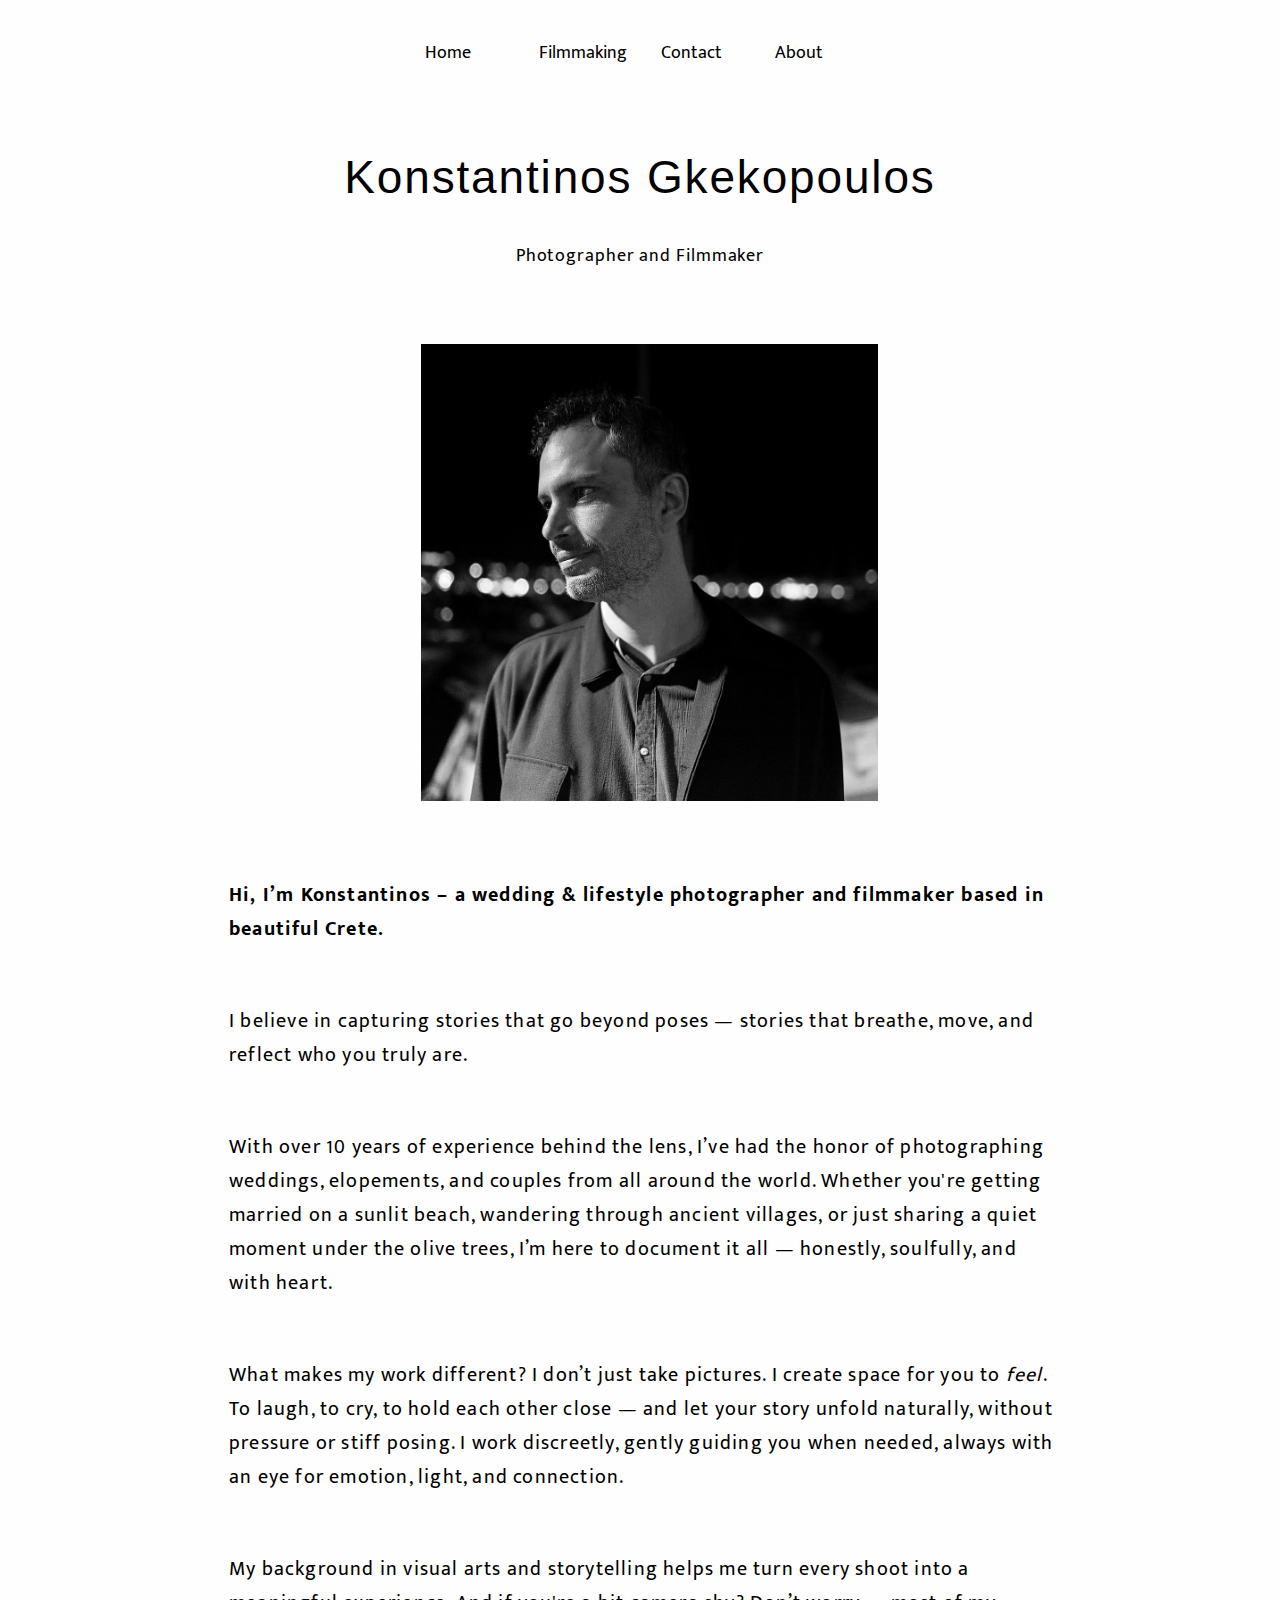
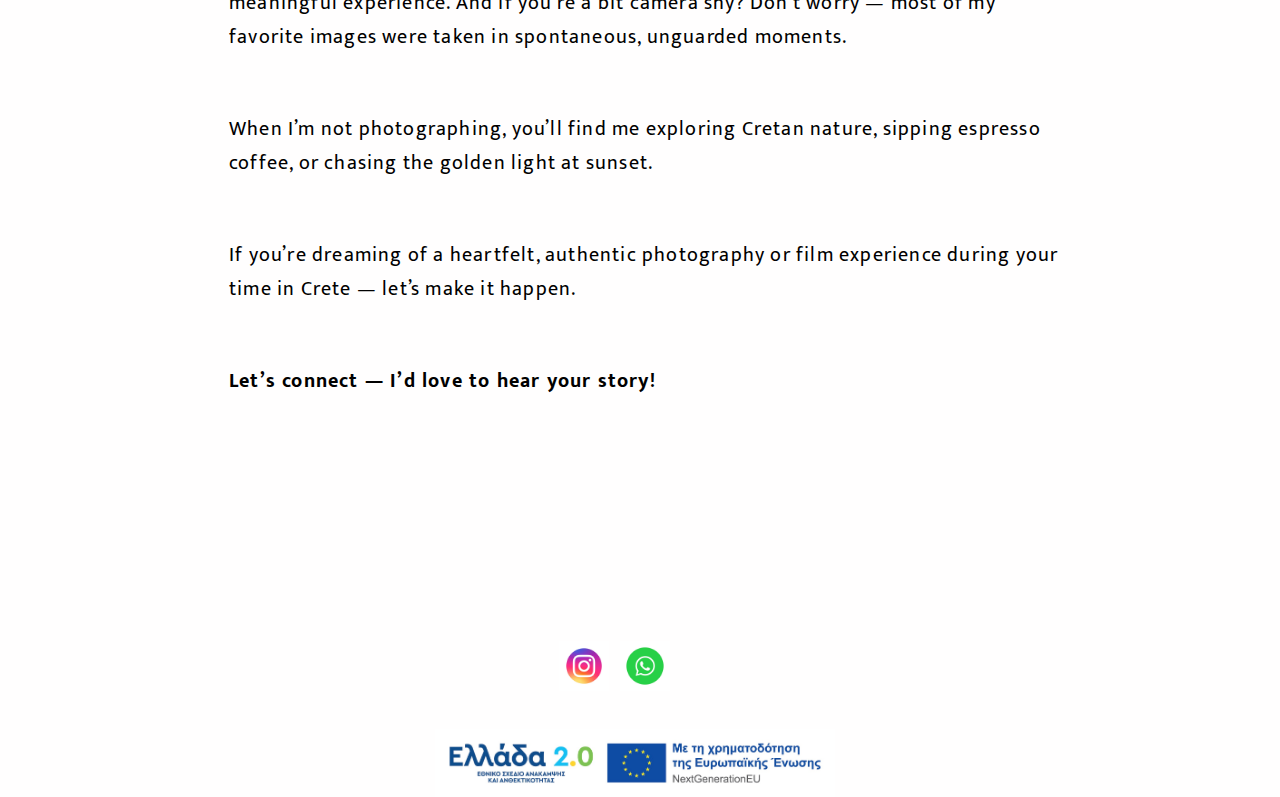
<file: about copy.html>
<!DOCTYPE html><html lang="en"><head><meta charset="UTF-8"><title>Konstantinos Gkekopoulos Wedding Photographer amd Filmmaker</title><meta http-equiv="Content-type" content="text/html;charset=UTF-8"><meta name="viewport" content="width=1000"><meta name="description" content="About Konstantinos Gkekopoulos - Photographer"><meta name="generator" content="EverWeb 4.4.0 (3163)"><meta name="buildDate" content="Sunday, 14 September 2025"><meta property="og:url" content="http://www.gkonstantinos.com/about.html"><meta property="og:title" content="Konstantinos Gkekopoulos Wedding Photographer amd Filmmaker"><link rel="stylesheet" href="ew_css/textstyles.css?3840674994"><link rel="stylesheet" href="ew_css/responsive.css?3840674994"><link rel="stylesheet" href="ew_css/globaltextstyles.css?3840674994"><link rel="stylesheet" href="https://fonts.googleapis.com/css?family=Mukta+Mahee:400,700&display=swap"><style>a img {border:0px;}body {background-color: #FFFEFE;margin: 0px auto;}div.container {margin: 0px auto;width: 1000px;height: 2397px;background-color: #FFFEFE;}#shape_1_pos{top:878px;left:89px;width:832px;position:absolute;z-index:1;height:1192px;}#shape_1{width:100%;height:100%;min-height:1192px;}#shape_2_pos{top:151.75px;left:0px;width:1000px;position:absolute;z-index:2;height:69px;}#shape_2{width:100%;height:100%;min-height:69px;}#shape_3_pos{top:240.75px;left:0px;width:1000px;position:absolute;z-index:3;height:41px;}#shape_3{width:100%;height:100%;min-height:41px;}#shape_4_pos{top:343.5px;left:281px;width:457px;position:absolute;z-index:4;height:457px;}#shape_4{opacity:1.00;background-size:100% 100%;background-repeat:no-repeat;background-position:center center;width:100%;height:100%;min-height:457px;display:flex;overflow:hidden;justify-content:center;align-items:center;}#navmenu_menu5 ul > li > a{width:auto;}
#navmenu_menu5 ul{margin:0;padding:0;list-style:none;position:relative;}
#navmenu_menu5 ul li{margin:0 34px 0 0;padding:0;float:left;position:relative;min-width:80px;}
#navmenu_menu5 ul li a{display:block;margin:0;padding:0px;line-height:30px;text-decoration:none;color:#000000;text-align:left;}
#navmenu_menu5 ul li a:visited{text-decoration:none;color:#000000;}
#navmenu_menu5 ul li a:hover{text-decoration:none;color:#55C0FE;}
#navmenu_menu5 ul ul {z-index:110005;display:none;position:absolute;left:0;float:left;right:auto;padding-top:2px;}
#navmenu_menu5 ul ul li {left:auto;margin:0;clear:left;float:left;width:100%;}
#navmenu_menu5 ul li:hover ul li a:hover {background:#0075B9;text-decoration:none;color:#55C0FE;float:left;}
#navmenu_menu5 ul li.last ul {left:auto;right:0;}
#navmenu_menu5 ul li.last ul li {float:right;position:relative;}
#navmenu_menu5 ul li:hover ul {display:block;}
#navmenu_menu5 ul li:hover ul li a {background:#CBCBCB;text-decoration:none;color:#000000;padding-top:0px;padding-bottom:0px;border-bottom:1px solid #000000;float:left;min-width:80px;width:100%;text-align:left;white-space:nowrap;}
#navmenu_menu5 ul ul, .responsive-mobile-menu{max-height:100dvh;overflow-y:auto;overflow-x:hidden;}
.nav_background_0{display:flex;flex:1;justify-content:center;padding:0;}
#navmenu_menu5{clear:both;float:left;height:40px;margin:0;padding:0;font-family:'MuktaMahee Regular','Mukta Mahee','Arial';font-size:18px;top:38px;left:0px;width:1000px;position:absolute;z-index:10005;display:flex;}#shape_6_pos{top:2329px;left:295px;width:400px;position:absolute;z-index:6;height:68px;}#shape_6{opacity:1.00;background-size:100% 100%;background-repeat:no-repeat;background-position:center center;width:100%;height:100%;min-height:68px;display:flex;overflow:hidden;justify-content:center;align-items:center;}#shape_7_pos{top:2241px;left:480px;width:50px;position:absolute;z-index:7;height:50px;}#shape_7{opacity:1.00;background-size:100% 100%;background-repeat:no-repeat;background-position:center center;width:100%;height:100%;min-height:50px;display:flex;overflow:hidden;justify-content:center;align-items:center;}#shape_8_pos{top:2241px;left:419px;width:50px;position:absolute;z-index:8;height:50px;}#shape_8{opacity:1.00;background-size:100% 100%;background-repeat:no-repeat;background-position:center center;width:100%;height:100%;min-height:50px;display:flex;overflow:hidden;justify-content:center;align-items:center;}</style></head><body><div class="container" style="height:2397px"><header><div style="position:relative"><div class="ewnavmenu" id="navmenu_menu5"><div class="nav_background_0"><ul id="navigation_menu0"><li><a class="main item0" href="index.html" data-linkuuid="E9A161F6ED0743FD8BC1FFE349CB5C44">Home</a></li><li><a class="main item1" href="fiilmmaking.html" data-linkuuid="D19C438791164BCA8CE1C405D2CD66BD">Filmmaking</a></li><li><a class="main item2" href="contact.html" data-linkuuid="83885C8EA22C48F69250FA935283DA09">Contact</a></li><li  style='margin-right:0px;' class="last ew-current-page"><a class="main item3" href="about.html" data-linkuuid="2BE2C397C6CF47838BEACE122A3DFFCB">About</a></li></ul></div></div></div></header><div class="content" data-minheight="1000"><div style="position:relative"><div id="shape_1_pos"><div id="shape_1"><div class="ewblock-overlay-text" style="position:relative;left:0;top:0;width:100%;height:fit-content;z-index:2"><p class="para2"><span style="line-height: 34px;" class="Style3">Hi, I’m Konstantinos – a wedding & lifestyle photographer and filmmaker based in beautiful Crete.</span></p><p style="font-size: 0; text-align:left; padding-bottom:12px; margin-top:0px; padding-top:0px;" class="Style4"><span style="line-height: 34px;" class="Style3"><br></span></p><p class="para2"><span style="line-height: 34px;" class="Style5">I believe in capturing stories that go beyond poses — stories that breathe, move, and reflect who you truly are.</span></p><p style="font-size: 0; text-align:left; padding-bottom:12px; margin-top:0px; padding-top:0px;" class="Style6"><span style="line-height: 34px;" class="Style5"><br></span></p><p class="para2"><span style="line-height: 34px;" class="Style5">With over 10 years of experience behind the lens, I’ve had the honor of photographing weddings, elopements, and couples from all around the world. Whether you're getting married on a sunlit beach, wandering through ancient villages, or just sharing a quiet moment under the olive trees, I’m here to document it all — honestly, soulfully, and with heart.</span></p><p style="font-size: 0; text-align:left; padding-bottom:12px; margin-top:0px; padding-top:0px;" class="Style6"><span style="line-height: 34px;" class="Style5"><br></span></p><p class="para2"><span style="line-height: 34px;" class="Style5">What makes my work different? I don’t just take pictures. I create space for you to </span><span style="line-height: 34px;" class="Style7">feel</span><span style="line-height: 34px;" class="Style5">. To laugh, to cry, to hold each other close — and let your story unfold naturally, without pressure or stiff posing. I work discreetly, gently guiding you when needed, always with an eye for emotion, light, and connection.</span></p><p style="font-size: 0; text-align:left; padding-bottom:12px; margin-top:0px; padding-top:0px;" class="Style6"><span style="line-height: 34px;" class="Style5"><br></span></p><p class="para2"><span style="line-height: 34px;" class="Style5">My background in visual arts and storytelling helps me turn every shoot into a meaningful experience. And if you're a bit camera shy? Don’t worry — most of my favorite images were taken in spontaneous, unguarded moments.</span></p><p style="font-size: 0; text-align:left; padding-bottom:12px; margin-top:0px; padding-top:0px;" class="Style6"><span style="line-height: 34px;" class="Style5"><br></span></p><p class="para2"><span style="line-height: 34px;" class="Style5">When I’m not photographing, you’ll find me exploring Cretan nature, sipping espresso coffee, or chasing the golden light at sunset.</span></p><p style="font-size: 0; text-align:left; padding-bottom:12px; margin-top:0px; padding-top:0px;" class="Style6"><span style="line-height: 34px;" class="Style5"><br></span></p><p class="para2"><span style="line-height: 34px;" class="Style5">If you’re dreaming of a heartfelt, authentic photography or film experience during your time in Crete — let’s make it happen.</span></p><p style="font-size: 0; text-align:left; padding-bottom:12px; margin-top:0px; padding-top:0px;" class="Style6"><span style="line-height: 34px;" class="Style5"><br></span></p><p class="para2"><span style="line-height: 34px;" class="Style3">Let’s connect — I’d love to hear your story!</span></p><p style="font-size: 0; text-align:left; padding-bottom:12px; margin-top:0px; padding-top:0px;" class="Style4"><span style="line-height: 34px;" class="Style3"><br></span></p></div></div></div></div><div style="position:relative"><div id="shape_2_pos"><div id="shape_2"><div class="ewblock-overlay-text" style="position:relative;left:0;top:0;width:100%;height:fit-content;z-index:3"><div class="paraWrap" style="padding: 0px 2.16px 0px 2.16px; "><p class="para1"><span style="line-height: 51.84px;font-size: 46px;font-family: 'Lucida Grande',sans-serif;letter-spacing: 0.04em" class="ewgsStyle1">Konstantinos Gkekopoulos</span></p></div></div></div></div></div><div style="position:relative"><div id="shape_3_pos"><div id="shape_3"><div class="ewblock-overlay-text" style="position:relative;left:0;top:0;width:100%;height:fit-content;z-index:4"><div class="paraWrap" style="padding: 0px 2.16px 0px 2.16px; "><p class="para1"><span style="line-height: 30px;font-size: 18px;font-family: 'MuktaMahee Regular','Mukta Mahee';letter-spacing: 0.05em" class="ewgsStyle1">Photographer and Filmmaker</span></p></div></div></div></div></div><div style="position:relative"><div id="shape_4_pos"><div id="shape_4"><img src="images/about/cropped_square_image.png?3840674490" height="100%" width="100%" style="object-fit:fill;height:457px;width: 457px;display: block;vertical-align:top;" alt="Konstantinos Gkekopoulos photographer" srcset="images/about/cropped_square_image.png?3840674490 1x, images/about/cropped_square_image@2x.png?3840674490 2x"></div></div></div></div><footer data-top='2070' data-height='327'><div style="position:relative"><div id="shape_6_pos"><a href="https://greece20.gov.gr/" target="_blank" class="outerlink"><div id="shape_6"><img src="images/about/banner.jpg?3840674490" height="100%" width="100%" style="object-fit:fill;height:68px;width: 400px;display: block;vertical-align:top;" alt="greece20" srcset="images/about/banner.jpg?3840674490 1x, images/about/banner@2x.jpg?3840674490 2x"></div></a></div></div><div style="position:relative"><div id="shape_7_pos"><a href="https://wa.me/6976519440" target="_blank" class="outerlink"><div id="shape_7"><img src="images/about/- 1.jpg?3840674490" height="100%" width="100%" style="object-fit:fill;height:50px;width: 50px;display: block;vertical-align:top;" alt="what's app" srcset="images/about/-%201.jpg?3840674490 1x, images/about/-%201@2x.jpg?3840674490 2x"></div></a></div></div><div style="position:relative"><div id="shape_8_pos"><a href="https://www.instagram.com/konstantinos_gkekopoulos" target="_blank" class="outerlink"><div id="shape_8"><img src="images/about/- 4.jpg?3840674490" height="100%" width="100%" style="object-fit:fill;height:50px;width: 50px;display: block;vertical-align:top;" alt="instagram" srcset="images/about/-%204.jpg?3840674490 1x, images/about/-%204@2x.jpg?3840674490 2x"></div></a></div></div></footer></div></body></html>
</file>
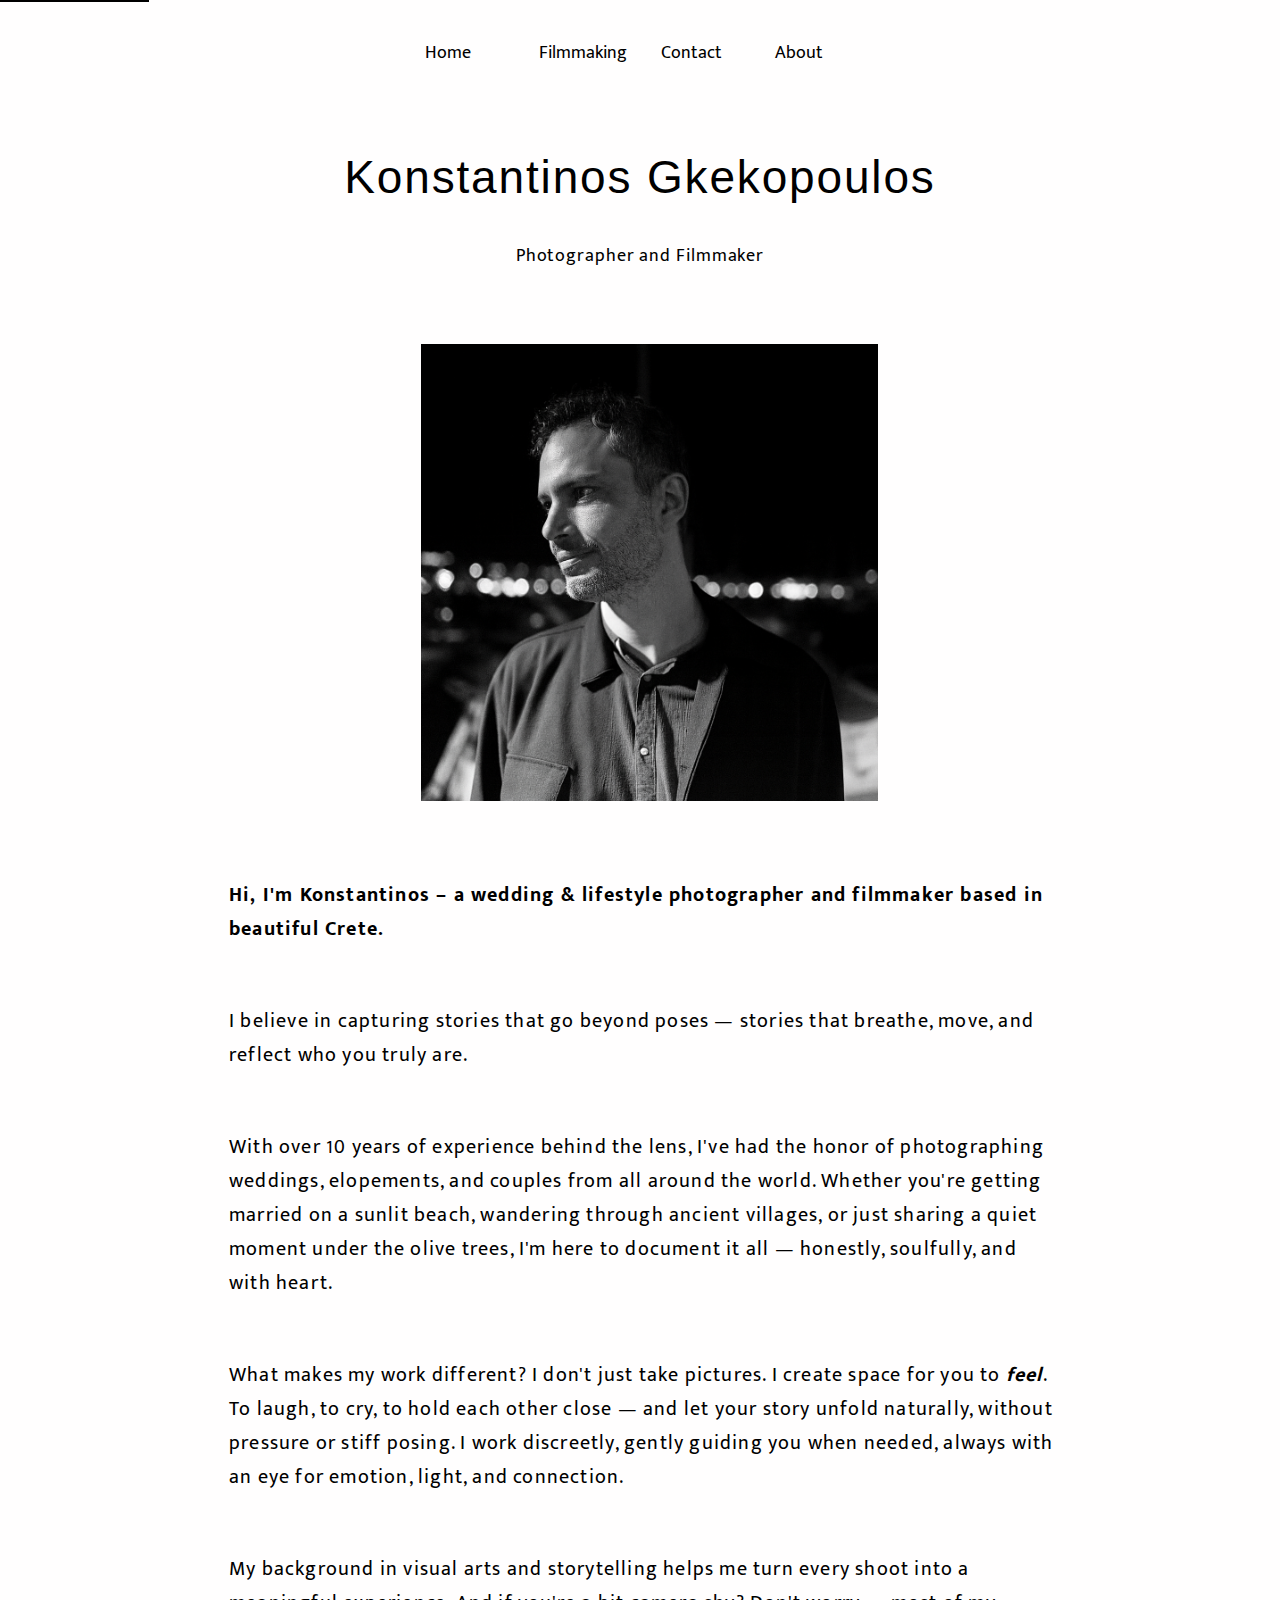
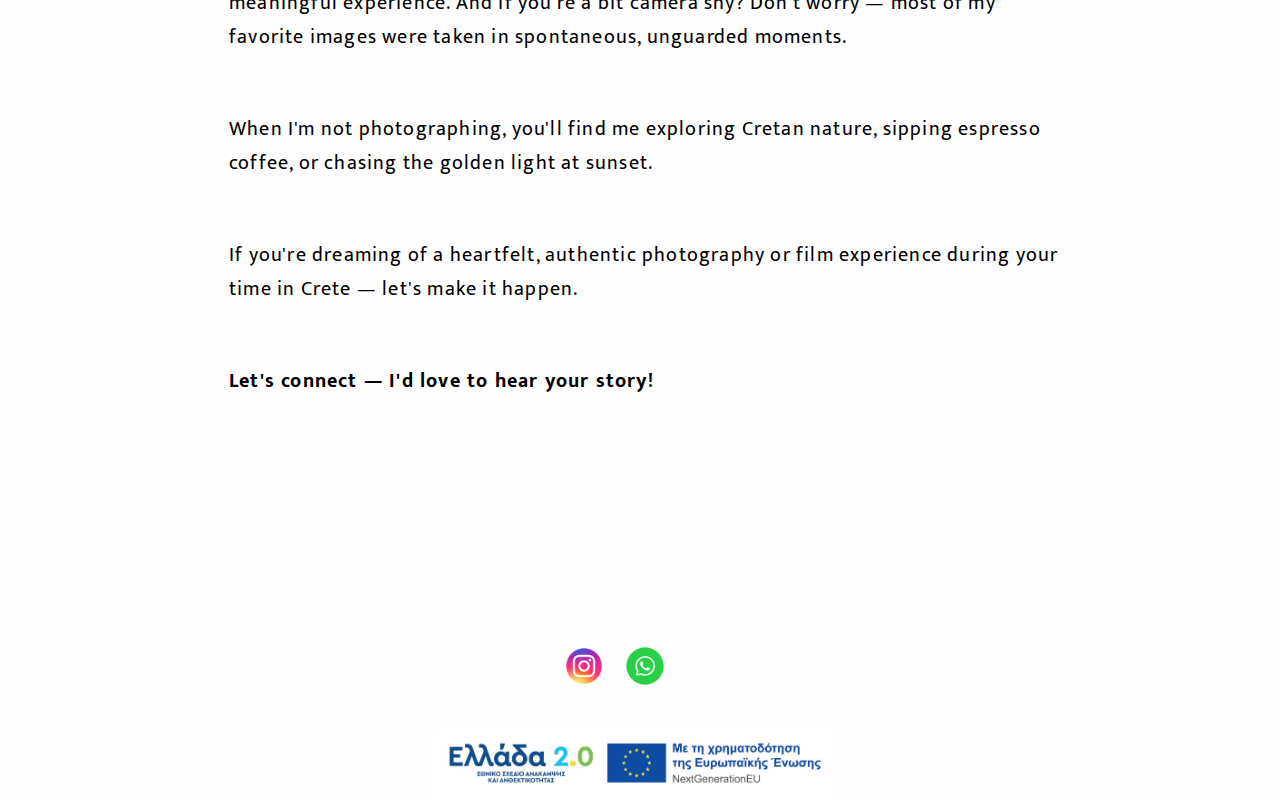
<file: about.html>
<!DOCTYPE html>
<html lang="en">
<head>
    <meta charset="UTF-8">
    <title>Konstantinos Gkekopoulos - Wedding Photographer and Filmmaker</title>
    <meta http-equiv="Content-type" content="text/html;charset=UTF-8">
    <meta name="viewport" content="width=device-width, initial-scale=1">
    <meta name="description" content="About Konstantinos Gkekopoulos, professional wedding photographer and filmmaker based in Crete, Greece specializing in authentic storytelling">
    <meta name="generator" content="EverWeb 4.4.0 (3163)">
    <meta name="buildDate" content="Sunday, 14 September 2025">
    <meta property="og:url" content="http://www.gkonstantinos.com/about.html">
    <meta property="og:title" content="Konstantinos Gkekopoulos Wedding Photographer and Filmmaker">
    <link rel="stylesheet" href="ew_css/textstyles.css?3840674994">
    <link rel="stylesheet" href="ew_css/responsive.css?3840674994">
    <link rel="stylesheet" href="ew_css/globaltextstyles.css?3840674994">
    <link rel="stylesheet" href="https://fonts.googleapis.com/css?family=Mukta+Mahee:400,700&display=swap">
    <style>
        /* Skip navigation link for screen readers */
        .skip-link {
            position: absolute;
            top: -40px;
            left: 0;
            background: #000;
            color: white;
            padding: 8px;
            z-index: 10000;
            text-decoration: none;
        }
        .skip-link:focus {
            top: 0;
        }
        
        /* Focus styles for accessibility */
        a:focus, button:focus {
            outline: 2px solid #0075B9;
            outline-offset: 2px;
        }
        
        /* Improved contrast for navigation */
        #navmenu_menu5 ul li a:hover,
        #navmenu_menu5 ul li a:focus {
            color: #0075B9; /* Better contrast ratio */
        }
        
        a img {border:0px;}
        body {
            background-color: #FFFEFE;
            margin: 0px auto;
            line-height: 1.6;
        }
        div.container {
            margin: 0px auto;
            width: 1000px;
            height: 2397px;
            background-color: #FFFEFE;
        }
        #shape_1_pos{top:878px;left:89px;width:832px;position:absolute;z-index:1;height:1192px;}
        #shape_1{width:100%;height:100%;min-height:1192px;}
        #shape_2_pos{top:151.75px;left:0px;width:1000px;position:absolute;z-index:2;height:69px;}
        #shape_2{width:100%;height:100%;min-height:69px;}
        #shape_3_pos{top:240.75px;left:0px;width:1000px;position:absolute;z-index:3;height:41px;}
        #shape_3{width:100%;height:100%;min-height:41px;}
        #shape_4_pos{top:343.5px;left:281px;width:457px;position:absolute;z-index:4;height:457px;}
        #shape_4{opacity:1.00;background-size:100% 100%;background-repeat:no-repeat;background-position:center center;width:100%;height:100%;min-height:457px;display:flex;overflow:hidden;justify-content:center;align-items:center;}
        #navmenu_menu5 ul > li > a{width:auto;}
        #navmenu_menu5 ul{margin:0;padding:0;list-style:none;position:relative;}
        #navmenu_menu5 ul li{margin:0 34px 0 0;padding:0;float:left;position:relative;min-width:80px;}
        #navmenu_menu5 ul li a{display:block;margin:0;padding:0px;line-height:30px;text-decoration:none;color:#000000;text-align:left;}
        #navmenu_menu5 ul li a:visited{text-decoration:none;color:#000000;}
        #navmenu_menu5 ul li a:hover{text-decoration:none;color:#0075B9; /* Improved contrast */}
        #navmenu_menu5 ul ul {z-index:110005;display:none;position:absolute;left:0;float:left;right:auto;padding-top:2px;}
        #navmenu_menu5 ul ul li {left:auto;margin:0;clear:left;float:left;width:100%;}
        #navmenu_menu5 ul li:hover ul li a:hover {background:#0075B9;text-decoration:none;color:#FFFFFF; /* Improved contrast */;float:left;}
        #navmenu_menu5 ul li.last ul {left:auto;right:0;}
        #navmenu_menu5 ul li.last ul li {float:right;position:relative;}
        #navmenu_menu5 ul li:hover ul {display:block;}
        #navmenu_menu5 ul li:hover ul li a {background:#CBCBCB;text-decoration:none;color:#000000;padding-top:0px;padding-bottom:0px;border-bottom:1px solid #000000;float:left;min-width:80px;width:100%;text-align:left;white-space:nowrap;}
        #navmenu_menu5 ul ul, .responsive-mobile-menu{max-height:100dvh;overflow-y:auto;overflow-x:hidden;}
        .nav_background_0{display:flex;flex:1;justify-content:center;padding:0;}
        #navmenu_menu5{clear:both;float:left;height:40px;margin:0;padding:0;font-family:'MuktaMahee Regular','Mukta Mahee','Arial';font-size:18px;top:38px;left:0px;width:1000px;position:absolute;z-index:10005;display:flex;}
        #shape_6_pos{top:2329px;left:295px;width:400px;position:absolute;z-index:6;height:68px;}
        #shape_6{opacity:1.00;background-size:100% 100%;background-repeat:no-repeat;background-position:center center;width:100%;height:100%;min-height:68px;display:flex;overflow:hidden;justify-content:center;align-items:center;}
        #shape_7_pos{top:2241px;left:480px;width:50px;position:absolute;z-index:7;height:50px;}
        #shape_7{opacity:1.00;background-size:100% 100%;background-repeat:no-repeat;background-position:center center;width:100%;height:100%;min-height:50px;display:flex;overflow:hidden;justify-content:center;align-items:center;}
        #shape_8_pos{top:2241px;left:419px;width:50px;position:absolute;z-index:8;height:50px;}
        #shape_8{opacity:1.00;background-size:100% 100%;background-repeat:no-repeat;background-position:center center;width:100%;height:100%;min-height:50px;display:flex;overflow:hidden;justify-content:center;align-items:center;}
        
        /* High contrast mode support */
        @media (prefers-contrast: high) {
            #navmenu_menu5 ul li a {
                border: 1px solid;
            }
        }
        
        /* Reduced motion support */
        @media (prefers-reduced-motion: reduce) {
            * {
                animation-duration: 0.01ms !important;
                animation-iteration-count: 1 !important;
                transition-duration: 0.01ms !important;
                scroll-behavior: auto !important;
            }
        }
        
        /* Text content improvements */
        .ewblock-overlay-text p {
            margin-bottom: 1.5em;
        }
        .Style7 {
            font-weight: bold;
        }
    </style>
</head>
<body>
    <a href="#main-content" class="skip-link">Skip to main content</a>
    <div class="container" style="height:2397px">
        <header role="banner">
            <div style="position:relative">
                <nav class="ewnavmenu" id="navmenu_menu5" aria-label="Main navigation">
                    <div class="nav_background_0">
                        <ul id="navigation_menu0">
                            <li><a class="main item0" href="index.html" data-linkuuid="E9A161F6ED0743FD8BC1FFE349CB5C44">Home</a></li>
                            <li><a class="main item1" href="fiilmmaking.html" data-linkuuid="D19C438791164BCA8CE1C405D2CD66BD">Filmmaking</a></li>
                            <li><a class="main item2" href="contact.html" data-linkuuid="83885C8EA22C48F69250FA935283DA09">Contact</a></li>
                            <li style='margin-right:0px;' class="last ew-current-page"><a class="main item3" href="about.html" data-linkuuid="2BE2C397C6CF47838BEACE122A3DFFCB" aria-current="page">About</a></li>
                        </ul>
                    </div>
                </nav>
            </div>
        </header>
        
        <main id="main-content" tabindex="-1">
            <div class="content" data-minheight="1000">
                <div style="position:relative">
                    <div id="shape_2_pos">
                        <div id="shape_2">
                            <div class="ewblock-overlay-text" style="position:relative;left:0;top:0;width:100%;height:fit-content;z-index:3">
                                <div class="paraWrap" style="padding: 0px 2.16px 0px 2.16px; ">
                                    <h1 class="para1"><span style="line-height: 51.84px;font-size: 46px;font-family: 'Lucida Grande',sans-serif;letter-spacing: 0.04em" class="ewgsStyle1">Konstantinos Gkekopoulos</span></h1>
                                </div>
                            </div>
                        </div>
                    </div>
                </div>
                <div style="position:relative">
                    <div id="shape_3_pos">
                        <div id="shape_3">
                            <div class="ewblock-overlay-text" style="position:relative;left:0;top:0;width:100%;height:fit-content;z-index:4">
                                <div class="paraWrap" style="padding: 0px 2.16px 0px 2.16px; ">
                                    <p class="para1"><span style="line-height: 30px;font-size: 18px;font-family: 'MuktaMahee Regular','Mukta Mahee';letter-spacing: 0.05em" class="ewgsStyle1">Photographer and Filmmaker</span></p>
                                </div>
                            </div>
                        </div>
                    </div>
                </div>
                <div style="position:relative">
                    <div id="shape_4_pos">
                        <div id="shape_4">
                            <img src="images/about/cropped_square_image.png?3840674490" height="100%" width="100%" style="object-fit:fill;height:457px;width: 457px;display: block;vertical-align:top;" alt="Portrait of Konstantinos Gkekopoulos, wedding photographer and filmmaker based in Crete" srcset="images/about/cropped_square_image.png?3840674490 1x, images/about/cropped_square_image@2x.png?3840674490 2x">
                        </div>
                    </div>
                </div>
                <div style="position:relative">
                    <div id="shape_1_pos">
                        <div id="shape_1">
                            <div class="ewblock-overlay-text" style="position:relative;left:0;top:0;width:100%;height:fit-content;z-index:2">
                                <section aria-labelledby="about-heading">
                                    <h2 id="about-heading" class="visually-hidden">About Konstantinos Gkekopoulos</h2>
                                    <p class="para2"><span style="line-height: 34px;" class="Style3">Hi, I'm Konstantinos – a wedding & lifestyle photographer and filmmaker based in beautiful Crete.</span></p>
                                    <p style="font-size: 0; text-align:left; padding-bottom:12px; margin-top:0px; padding-top:0px;" class="Style4"><span style="line-height: 34px;" class="Style3"><br></span></p>
                                    <p class="para2"><span style="line-height: 34px;" class="Style5">I believe in capturing stories that go beyond poses — stories that breathe, move, and reflect who you truly are.</span></p>
                                    <p style="font-size: 0; text-align:left; padding-bottom:12px; margin-top:0px; padding-top:0px;" class="Style6"><span style="line-height: 34px;" class="Style5"><br></span></p>
                                    <p class="para2"><span style="line-height: 34px;" class="Style5">With over 10 years of experience behind the lens, I've had the honor of photographing weddings, elopements, and couples from all around the world. Whether you're getting married on a sunlit beach, wandering through ancient villages, or just sharing a quiet moment under the olive trees, I'm here to document it all — honestly, soulfully, and with heart.</span></p>
                                    <p style="font-size: 0; text-align:left; padding-bottom:12px; margin-top:0px; padding-top:0px;" class="Style6"><span style="line-height: 34px;" class="Style5"><br></span></p>
                                    <p class="para2"><span style="line-height: 34px;" class="Style5">What makes my work different? I don't just take pictures. I create space for you to </span><span style="line-height: 34px;" class="Style7">feel</span><span style="line-height: 34px;" class="Style5">. To laugh, to cry, to hold each other close — and let your story unfold naturally, without pressure or stiff posing. I work discreetly, gently guiding you when needed, always with an eye for emotion, light, and connection.</span></p>
                                    <p style="font-size: 0; text-align:left; padding-bottom:12px; margin-top:0px; padding-top:0px;" class="Style6"><span style="line-height: 34px;" class="Style5"><br></span></p>
                                    <p class="para2"><span style="line-height: 34px;" class="Style5">My background in visual arts and storytelling helps me turn every shoot into a meaningful experience. And if you're a bit camera shy? Don't worry — most of my favorite images were taken in spontaneous, unguarded moments.</span></p>
                                    <p style="font-size: 0; text-align:left; padding-bottom:12px; margin-top:0px; padding-top:0px;" class="Style6"><span style="line-height: 34px;" class="Style5"><br></span></p>
                                    <p class="para2"><span style="line-height: 34px;" class="Style5">When I'm not photographing, you'll find me exploring Cretan nature, sipping espresso coffee, or chasing the golden light at sunset.</span></p>
                                    <p style="font-size: 0; text-align:left; padding-bottom:12px; margin-top:0px; padding-top:0px;" class="Style6"><span style="line-height: 34px;" class="Style5"><br></span></p>
                                    <p class="para2"><span style="line-height: 34px;" class="Style5">If you're dreaming of a heartfelt, authentic photography or film experience during your time in Crete — let's make it happen.</span></p>
                                    <p style="font-size: 0; text-align:left; padding-bottom:12px; margin-top:0px; padding-top:0px;" class="Style6"><span style="line-height: 34px;" class="Style5"><br></span></p>
                                    <p class="para2"><span style="line-height: 34px;" class="Style3">Let's connect — I'd love to hear your story!</span></p>
                                    <p style="font-size: 0; text-align:left; padding-bottom:12px; margin-top:0px; padding-top:0px;" class="Style4"><span style="line-height: 34px;" class="Style3"><br></span></p>
                                </section>
                            </div>
                        </div>
                    </div>
                </div>
            </div>
        </main>
        
        <footer role="contentinfo" data-top='2070' data-height='327'>
            <div style="position:relative">
                <div id="shape_6_pos">
                    <a href="https://greece20.gov.gr/" target="_blank" class="outerlink">
                        <div id="shape_6">
                            <img src="images/about/banner.jpg?3840674490" height="100%" width="100%" style="object-fit:fill;height:68px;width: 400px;display: block;vertical-align:top;" alt="Greece 20 Government Initiative" srcset="images/about/banner.jpg?3840674490 1x, images/about/banner@2x.jpg?3840674490 2x">
                        </div>
                    </a>
                </div>
            </div>
            <div style="position:relative">
                <div id="shape_7_pos">
                    <a href="https://wa.me/6976519440" target="_blank" class="outerlink" aria-label="Contact via WhatsApp">
                        <div id="shape_7">
                            <img src="images/about/- 1.jpg?3840674490" height="100%" width="100%" style="object-fit:fill;height:50px;width: 50px;display: block;vertical-align:top;" alt="WhatsApp icon" srcset="images/about/-%201.jpg?3840674490 1x, images/about/-%201@2x.jpg?3840674490 2x">
                        </div>
                    </a>
                </div>
            </div>
            <div style="position:relative">
                <div id="shape_8_pos">
                    <a href="https://www.instagram.com/konstantinos_gkekopoulos" target="_blank" class="outerlink" aria-label="Follow on Instagram">
                        <div id="shape_8">
                            <img src="images/about/- 4.jpg?3840674490" height="100%" width="100%" style="object-fit:fill;height:50px;width: 50px;display: block;vertical-align:top;" alt="Instagram icon" srcset="images/about/-%204.jpg?3840674490 1x, images/about/-%204@2x.jpg?3840674490 2x">
                        </div>
                    </a>
                </div>
            </div>
        </footer>
    </div>
    
    <script>
        // Add visually hidden class for screen readers
        document.addEventListener('DOMContentLoaded', function() {
            const style = document.createElement('style');
            style.textContent = `
                .visually-hidden {
                    position: absolute;
                    width: 1px;
                    height: 1px;
                    padding: 0;
                    margin: -1px;
                    overflow: hidden;
                    clip: rect(0, 0, 0, 0);
                    white-space: nowrap;
                    border: 0;
                }
            `;
            document.head.appendChild(style);
        });
    </script>
</body>
</html>
</file>
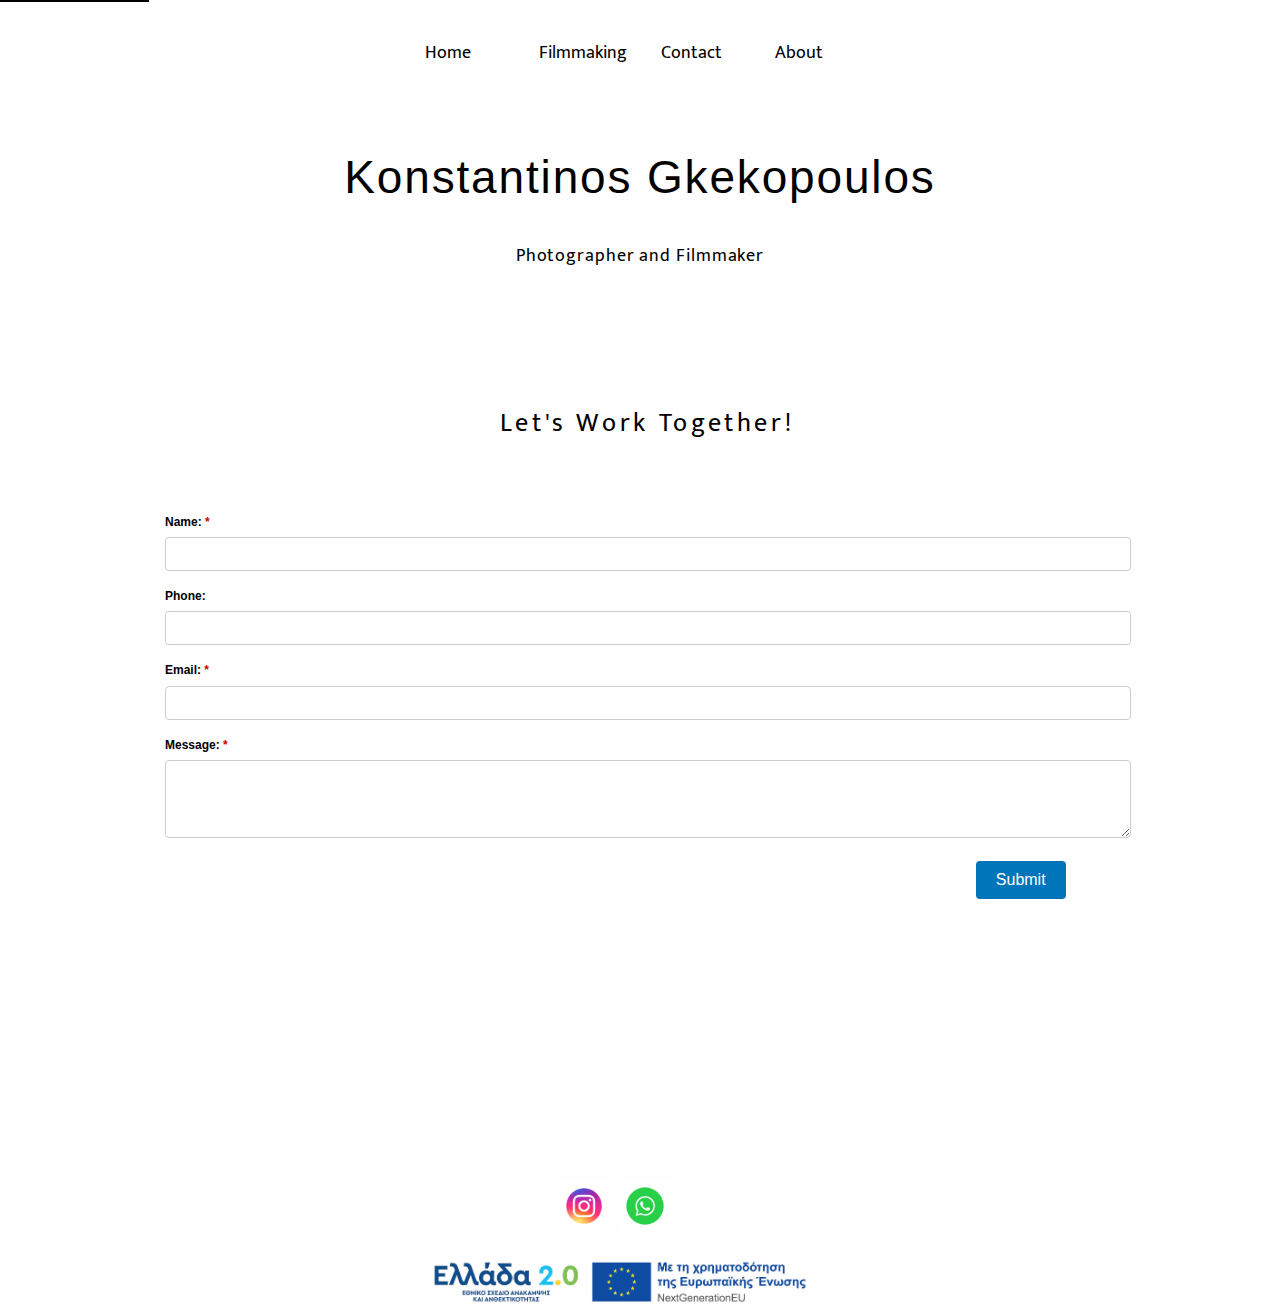
<file: contact copy 2.html>
<!DOCTYPE html>
<html lang="en">
<head>
    <meta charset="UTF-8">
    <title>Konstantinos Gkekopoulos - Wedding Photographer and Filmmaker</title>
    <meta http-equiv="Content-type" content="text/html;charset=UTF-8">
    <meta name="viewport" content="width=device-width, initial-scale=1">
    <meta name="description" content="Contact Konstantinos Gkekopoulos, professional wedding photographer and filmmaker based in Crete, Greece">
    <meta name="generator" content="EverWeb 4.4.0 (3163)">
    <meta name="buildDate" content="Sunday, 14 September 2025">
    <meta property="og:url" content="http://www.gkonstantinos.com/contact.html">
    <meta property="og:title" content="Konstantinos Gkekopoulos Wedding Photographer and Filmmaker">
    <link rel="stylesheet" href="ew_css/textstyles.css?3840674340">
    <link rel="stylesheet" href="ew_css/responsive.css?3840674340">
    <link rel="stylesheet" href="ew_css/globaltextstyles.css?3840674340">
    <script src="https://ajax.googleapis.com/ajax/libs/jquery/3.7.1/jquery.min.js"></script>
    <script>
    if (typeof jQuery == 'undefined')
    {
     document.write(unescape("%3Cscript src='ew_js/jquery.min.js'%3E%3C/script%3E"));
    }
    </script>
    <script src="ew_js/ew_contactform_simple.js"></script>
    <link rel="stylesheet" href="ew_css/ew_contactform.css">
    <link rel="stylesheet" href="https://fonts.googleapis.com/css?family=Mukta+Mahee&display=swap">
    <script>
    	 $(window).ready(function() {
    	$('#form_1').simpleContactForm (
    	{
    	url : "ew_PHP/ew_contactform.php",
    	type: "POST",  
    	subject : "New message from your website",    
    	clearAfterSend : true,	 			
    	errorClass : "error",								
    	success : function() {
    	// Replace alert with accessible success message
    	$('#form-success').removeClass('hidden').attr('aria-live', 'polite').focus();
    	// Also show alert for backward compatibility
    	alert('Your message has been sent!');
    	}
    		
    });
    
     });
    </script>
    <style>
    	form.ew_custom_contact_1 label {color:#000000;font-family:Arial;font-size:12px }
    	.required-field::after { content: " *"; color: #c00; }
    	.error { border: 2px solid #c00; }
    	.error-message { color: #c00; font-size: 12px; margin-top: 4px; }
    	#form-success { 
    		background: #dfd; 
    		border: 1px solid #4caf50; 
    		padding: 12px; 
    		margin: 12px 0; 
    		border-radius: 4px; 
    	}
    	#form-success.hidden { display: none; }
    	
    	/* Skip navigation link for screen readers */
    	.skip-link {
    		position: absolute;
    		top: -40px;
    		left: 0;
    		background: #000;
    		color: white;
    		padding: 8px;
    		z-index: 10000;
    		text-decoration: none;
    	}
    	.skip-link:focus {
    		top: 0;
    	}
    	
    	/* Focus styles for accessibility */
    	a:focus, button:focus, input:focus, textarea:focus {
    		outline: 2px solid #0075B9;
    		outline-offset: 2px;
    	}
    	
    	/* Improved contrast for navigation */
    	#navmenu_menu3 ul li a:hover,
    	#navmenu_menu3 ul li a:focus {
    		color: #0075B9; /* Better contrast ratio */
    	}
    	
    	a img {border:0px;}
    	body {
    		background-color: #FFFEFE;
    		margin: 0px auto;
    		line-height: 1.6;
    	}
    	div.container {
    		margin: 0px auto;
    		width: 1000px;
    		height: 1316px;
    		background-color: #FFFEFE;
    	}
    	#shape_1_pos{top:513px;left:25px;width:948px;position:absolute;height:632px;z-index:1;}
    
    	#shape_2_pos{top:366px;left:86px;width:842px;position:absolute;z-index:2;height:125px;}
    	#shape_2{width:100%;height:100%;min-height:125px;}
    	#navmenu_menu3 ul > li > a{width:auto;}
    	#navmenu_menu3 ul{margin:0;padding:0;list-style:none;position:relative;}
    	#navmenu_menu3 ul li{margin:0 34px 0 0;padding:0;float:left;position:relative;min-width:80px;}
    	#navmenu_menu3 ul li a{display:block;margin:0;padding:0px;line-height:30px;text-decoration:none;color:#000000;text-align:left;}
    	#navmenu_menu3 ul li a:visited{text-decoration:none;color:#000000;}
    	#navmenu_menu3 ul li a:hover{text-decoration:none;color:#0075B9; /* Improved contrast */}
    	#navmenu_menu3 ul ul {z-index:110003;display:none;position:absolute;left:0;float:left;right:auto;padding-top:2px;}
    	#navmenu_menu3 ul ul li {left:auto;margin:0;clear:left;float:left;width:100%;}
    	#navmenu_menu3 ul li:hover ul li a:hover {background:#0075B9;text-decoration:none;color:#FFFFFF; /* Improved contrast */;float:left;}
    	#navmenu_menu3 ul li.last ul {left:auto;right:0;}
    	#navmenu_menu3 ul li.last ul li {float:right;position:relative;}
    	#navmenu_menu3 ul li:hover ul {display:block;}
    	#navmenu_menu3 ul li:hover ul li a {background:#CBCBCB;text-decoration:none;color:#000000;padding-top:0px;padding-bottom:0px;border-bottom:1px solid #000000;float:left;min-width:80px;width:100%;text-align:left;white-space:nowrap;}
    	#navmenu_menu3 ul ul, .responsive-mobile-menu{max-height:100dvh;overflow-y:auto;overflow-x:hidden;}
    	.nav_background_0{display:flex;flex:1;justify-content:center;padding:0;}
    	#navmenu_menu3{clear:both;float:left;height:40px;margin:0;padding:0;font-family:'MuktaMahee Regular','Mukta Mahee','Arial';font-size:18px;top:38px;left:0px;width:1000px;position:absolute;z-index:10003;display:flex;}
    	#shape_4_pos{top:1248px;left:280px;width:400px;position:absolute;z-index:4;height:68px;}
    	#shape_4{opacity:1.00;background-size:100% 100%;background-repeat:no-repeat;background-position:center center;width:100%;height:100%;min-height:68px;display:flex;overflow:hidden;justify-content:center;align-items:center;}
    	#shape_5_pos{top:1181px;left:480px;width:50px;position:absolute;z-index:5;height:50px;}
    	#shape_5{opacity:1.00;background-size:100% 100%;background-repeat:no-repeat;background-position:center center;width:100%;height:100%;min-height:50px;display:flex;overflow:hidden;justify-content:center;align-items:center;}
    	#shape_6_pos{top:1181px;left:419px;width:50px;position:absolute;z-index:6;height:50px;}
    	#shape_6{opacity:1.00;background-size:100% 100%;background-repeat:no-repeat;background-position:center center;width:100%;height:100%;min-height:50px;display:flex;overflow:hidden;justify-content:center;align-items:center;}
    	#shape_7_pos{top:241.25px;left:0px;width:1000px;position:absolute;z-index:7;height:44px;}
    	#shape_7{width:100%;height:100%;min-height:44px;}
    	#shape_8_pos{top:151.75px;left:0px;width:1000px;position:absolute;z-index:8;height:69px;}
    	#shape_8{width:100%;height:100%;min-height:69px;}
    	
    	/* Form accessibility improvements */
    	form.ew_custom_contact_1 p {
    		margin-bottom: 15px;
    	}
    	form.ew_custom_contact_1 label {
    		display: block;
    		margin-bottom: 5px;
    		font-weight: bold;
    	}
    	form.ew_custom_contact_1 input[type="text"],
    	form.ew_custom_contact_1 input[type="tel"],
    	form.ew_custom_contact_1 input[type="email"],
    	form.ew_custom_contact_1 textarea {
    		width: 100%;
    		padding: 8px;
    		border: 1px solid #ccc;
    		border-radius: 4px;
    		font-size: 14px;
    	}
    	form.ew_custom_contact_1 button {
    		background-color: #0075B9;
    		color: white;
    		padding: 10px 20px;
    		border: none;
    		border-radius: 4px;
    		cursor: pointer;
    		font-size: 16px;
    	}
    	form.ew_custom_contact_1 button:hover {
    		background-color: #005a8f;
    	}
    	
    	/* High contrast mode support */
    	@media (prefers-contrast: high) {
    		#navmenu_menu3 ul li a {
    			border: 1px solid;
    		}
    	}
    	
    	/* Reduced motion support */
    	@media (prefers-reduced-motion: reduce) {
    		* {
    			animation-duration: 0.01ms !important;
    			animation-iteration-count: 1 !important;
    			transition-duration: 0.01ms !important;
    			scroll-behavior: auto !important;
    		}
    	}
    </style>
</head>
<body>
    <a href="#main-content" class="skip-link">Skip to main content</a>
    <div class="container" style="height:1316px">
        <header role="banner">
            <div style="position:relative">
                <nav class="ewnavmenu" id="navmenu_menu3" aria-label="Main navigation">
                    <div class="nav_background_0">
                        <ul id="navigation_menu0">
                            <li><a class="main item0" href="index.html" data-linkuuid="E9A161F6ED0743FD8BC1FFE349CB5C44">Home</a></li>
                            <li><a class="main item1" href="fiilmmaking.html" data-linkuuid="D19C438791164BCA8CE1C405D2CD66BD">Filmmaking</a></li>
                            <li class="ew-current-page"><a class="main item2" href="contact.html" data-linkuuid="83885C8EA22C48F69250FA935283DA09" aria-current="page">Contact</a></li>
                            <li style='margin-right:0px;' class="last "><a class="main item3" href="about.html" data-linkuuid="2BE2C397C6CF47838BEACE122A3DFFCB">About</a></li>
                        </ul>
                    </div>
                </nav>
            </div>
        </header>
        
        <main id="main-content" tabindex="-1">
            <div class="content" data-minheight="1000">
                <div style="position:relative">
                    <div id="shape_1_pos">
                        <div id="shape_1" class="shape_1">
                            <!--948-->
                            <form class="ew_cf ew_custom_contact_1" id="form_1" aria-labelledby="form-heading">
                                <div id="form-success" class="hidden" tabindex="-1">
                                    Thank you! Your message has been sent successfully. We'll get back to you soon.
                                </div>
                                
                                <h2 id="form-heading" class="visually-hidden">Contact Form</h2>
                                
                                <p style="margin-top:0px">
                                    <label for="contact_name" class="required-field">Name:</label>
                                    <input id="contact_name" type="text" class="required" aria-required="true" required />
                                    <span class="error-message" id="name-error" aria-live="polite"></span>
                                </p>
                                <p>
                                    <label for="contact_phone">Phone:</label>
                                    <input id="contact_phone" type="tel" aria-describedby="phone-help" />
                                    <span id="phone-help" class="visually-hidden">Optional phone number</span>
                                </p>
                                <p>
                                    <label for="contact_email" class="required-field">Email:</label>
                                    <input id="contact_email" type="email" class="email" aria-required="true" required />
                                    <span class="error-message" id="email-error" aria-live="polite"></span>
                                </p>
                                <p>
                                    <label for="contact_msg" class="required-field">Message:</label>
                                    <textarea id="contact_msg" class="required" aria-required="true" required></textarea>
                                    <span class="error-message" id="message-error" aria-live="polite"></span>
                                </p>
                                <label style="display:none" for="er">*er:</label>
                                <input value="gkekon@gmail.com" type="hidden" id="er" />
                                
                                <p>
                                    <button type="submit">
                                        Submit
                                    </button>
                                </p>
                            </form>
                        </div>
                    </div>
                </div>
                <div style="position:relative">
                    <div id="shape_2_pos">
                        <div id="shape_2">
                            <div class="ewblock-overlay-text" style="position:relative;left:0;top:0;width:100%;height:fit-content;z-index:3">
                                <div class="paraWrap" style="padding: 36px 2.16px 0px 2.16px; ">
                                    <h2 class="para1"><span style="line-height: 43px;font-size: 26px;font-family: 'MuktaMahee Regular','Mukta Mahee';letter-spacing: 0.14em" class="ewgsStyle1">Let's Work Together!</span></h2>
                                </div>
                            </div>
                        </div>
                    </div>
                </div>
                <div style="position:relative">
                    <div id="shape_7_pos">
                        <div id="shape_7">
                            <div class="ewblock-overlay-text" style="position:relative;left:0;top:0;width:100%;height:fit-content;z-index:8">
                                <div class="paraWrap" style="padding: 0px 2.16px 0px 2.16px; ">
                                    <p class="para1"><span style="line-height: 30px;font-size: 18px;font-family: 'MuktaMahee Regular','Mukta Mahee';letter-spacing: 0.05em" class="ewgsStyle1">Photographer and Filmmaker</span></p>
                                </div>
                            </div>
                        </div>
                    </div>
                </div>
                <div style="position:relative">
                    <div id="shape_8_pos">
                        <div id="shape_8">
                            <div class="ewblock-overlay-text" style="position:relative;left:0;top:0;width:100%;height:fit-content;z-index:9">
                                <div class="paraWrap" style="padding: 0px 2.16px 0px 2.16px; ">
                                    <h1 class="para1"><span style="line-height: 51.84px;font-size: 46px;font-family: 'Lucida Grande',sans-serif;letter-spacing: 0.04em" class="ewgsStyle1">Konstantinos Gkekopoulos</span></h1>
                                </div>
                            </div>
                        </div>
                    </div>
                </div>
            </div>
        </main>
        
        <footer role="contentinfo" data-top='1145' data-height='171'>
            <div style="position:relative">
                <div id="shape_4_pos">
                    <a href="https://greece20.gov.gr/" target="_blank" class="outerlink">
                        <div id="shape_4">
                            <img src="images/contact/banner.jpg?3840674253" height="100%" width="100%" style="object-fit:fill;height:68px;width: 400px;display: block;vertical-align:top;" alt="Greece 20 Government Initiative" srcset="images/contact/banner.jpg?3840674253 1x, images/contact/banner@2x.jpg?3840674253 2x">
                        </div>
                    </a>
                </div>
            </div>
            <div style="position:relative">
                <div id="shape_5_pos">
                    <a href="https://wa.me/6976519440" target="_blank" class="outerlink" aria-label="Contact via WhatsApp">
                        <div id="shape_5">
                            <img src="images/contact/- 1.jpg?3840674253" height="100%" width="100%" style="object-fit:fill;height:50px;width: 50px;display: block;vertical-align:top;" alt="WhatsApp icon" srcset="images/contact/-%201.jpg?3840674253 1x, images/contact/-%201@2x.jpg?3840674253 2x">
                        </div>
                    </a>
                </div>
            </div>
            <div style="position:relative">
                <div id="shape_6_pos">
                    <a href="https://www.instagram.com/konstantinos_gkekopoulos" target="_blank" class="outerlink" aria-label="Follow on Instagram">
                        <div id="shape_6">
                            <img src="images/contact/- 4.jpg?3840674253" height="100%" width="100%" style="object-fit:fill;height:50px;width: 50px;display: block;vertical-align:top;" alt="Instagram icon" srcset="images/contact/-%204.jpg?3840674253 1x, images/contact/-%204@2x.jpg?3840674253 2x">
                        </div>
                    </a>
                </div>
            </div>
        </footer>
    </div>
    
    <script>
        // Add visually hidden class for screen readers
        document.addEventListener('DOMContentLoaded', function() {
            const style = document.createElement('style');
            style.textContent = `
                .visually-hidden {
                    position: absolute;
                    width: 1px;
                    height: 1px;
                    padding: 0;
                    margin: -1px;
                    overflow: hidden;
                    clip: rect(0, 0, 0, 0);
                    white-space: nowrap;
                    border: 0;
                }
            `;
            document.head.appendChild(style);
            
            // Enhanced form validation
            const form = document.getElementById('form_1');
            if (form) {
                form.addEventListener('submit', function(e) {
                    let isValid = true;
                    
                    // Validate required fields
                    const requiredFields = form.querySelectorAll('.required');
                    requiredFields.forEach(field => {
                        const errorElement = document.getElementById(field.id + '-error');
                        if (!field.value.trim()) {
                            isValid = false;
                            field.classList.add('error');
                            if (errorElement) {
                                errorElement.textContent = 'This field is required';
                            }
                        } else {
                            field.classList.remove('error');
                            if (errorElement) {
                                errorElement.textContent = '';
                            }
                        }
                    });
                    
                    // Validate email format
                    const emailField = document.getElementById('contact_email');
                    const emailError = document.getElementById('email-error');
                    if (emailField && emailField.value.trim() && !isValidEmail(emailField.value)) {
                        isValid = false;
                        emailField.classList.add('error');
                        if (emailError) {
                            emailError.textContent = 'Please enter a valid email address';
                        }
                    }
                    
                    if (!isValid) {
                        e.preventDefault();
                        // Focus on first error
                        const firstError = form.querySelector('.error');
                        if (firstError) {
                            firstError.focus();
                        }
                    }
                });
            }
            
            function isValidEmail(email) {
                const re = /^[^\s@]+@[^\s@]+\.[^\s@]+$/;
                return re.test(email);
            }
        });
    </script>
</body>
</html>
</file>
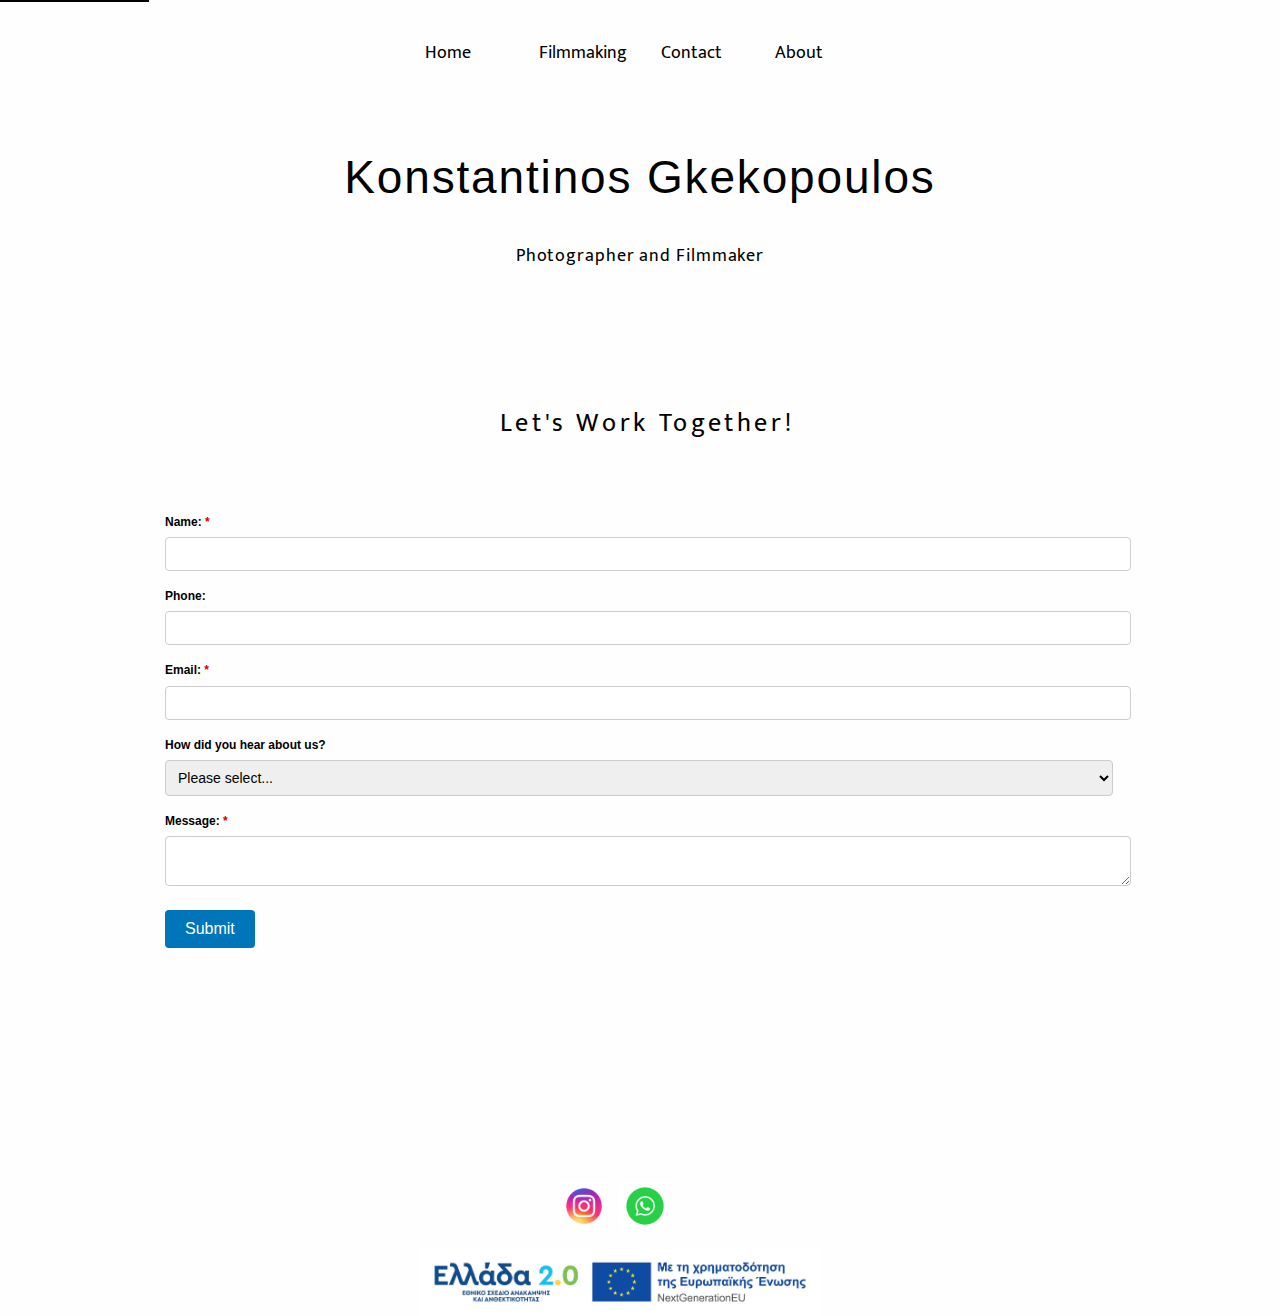
<file: contact copy 3.html>
<!DOCTYPE html>
<html lang="en">
<head>
    <meta charset="UTF-8">
    <title>Konstantinos Gkekopoulos - Wedding Photographer and Filmmaker</title>
    <meta http-equiv="Content-type" content="text/html;charset=UTF-8">
    <meta name="viewport" content="width=device-width, initial-scale=1">
    <meta name="description" content="Contact Konstantinos Gkekopoulos, professional wedding photographer and filmmaker based in Crete, Greece">
    <meta name="generator" content="EverWeb 4.4.0 (3163)">
    <meta name="buildDate" content="Sunday, 14 September 2025">
    <meta property="og:url" content="http://www.gkonstantinos.com/contact.html">
    <meta property="og:title" content="Konstantinos Gkekopoulos Wedding Photographer and Filmmaker">
    <link rel="stylesheet" href="ew_css/textstyles.css?3840674340">
    <link rel="stylesheet" href="ew_css/responsive.css?3840674340">
    <link rel="stylesheet" href="ew_css/globaltextstyles.css?3840674340">
    <script src="https://ajax.googleapis.com/ajax/libs/jquery/3.7.1/jquery.min.js"></script>
    <script>
    if (typeof jQuery == 'undefined')
    {
     document.write(unescape("%3Cscript src='ew_js/jquery.min.js'%3E%3C/script%3E"));
    }
    </script>
    <link rel="stylesheet" href="https://fonts.googleapis.com/css?family=Mukta+Mahee&display=swap">
    <style>
    	form.ew_custom_contact_1 label {color:#000000;font-family:Arial;font-size:12px }
    	.required-field::after { content: " *"; color: #c00; }
    	.error { border: 2px solid #c00; }
    	.error-message { color: #c00; font-size: 12px; margin-top: 4px; }
    	#form-success { 
    		background: #dfd; 
    		border: 1px solid #4caf50; 
    		padding: 12px; 
    		margin: 12px 0; 
    		border-radius: 4px; 
    	}
    	#form-success.hidden { display: none; }
    	
    	/* Skip navigation link for screen readers */
    	.skip-link {
    		position: absolute;
    		top: -40px;
    		left: 0;
    		background: #000;
    		color: white;
    		padding: 8px;
    		z-index: 10000;
    		text-decoration: none;
    	}
    	.skip-link:focus {
    		top: 0;
    	}
    	
    	/* Focus styles for accessibility */
    	a:focus, button:focus, input:focus, textarea:focus, select:focus {
    		outline: 2px solid #0075B9;
    		outline-offset: 2px;
    	}
    	
    	/* Improved contrast for navigation */
    	#navmenu_menu3 ul li a:hover,
    	#navmenu_menu3 ul li a:focus {
    		color: #0075B9; /* Better contrast ratio */
    	}
    	
    	a img {border:0px;}
    	body {
    		background-color: #FFFEFE;
    		margin: 0px auto;
    		line-height: 1.6;
    	}
    	div.container {
    		margin: 0px auto;
    		width: 1000px;
    		height: 1316px;
    		background-color: #FFFEFE;
    	}
    	#shape_1_pos{top:513px;left:25px;width:948px;position:absolute;height:632px;z-index:1;}

    	#shape_2_pos{top:366px;left:86px;width:842px;position:absolute;z-index:2;height:125px;}
    	#shape_2{width:100%;height:100%;min-height:125px;}
    	#navmenu_menu3 ul > li > a{width:auto;}
    	#navmenu_menu3 ul{margin:0;padding:0;list-style:none;position:relative;}
    	#navmenu_menu3 ul li{margin:0 34px 0 0;padding:0;float:left;position:relative;min-width:80px;}
    	#navmenu_menu3 ul li a{display:block;margin:0;padding:0px;line-height:30px;text-decoration:none;color:#000000;text-align:left;}
    	#navmenu_menu3 ul li a:visited{text-decoration:none;color:#000000;}
    	#navmenu_menu3 ul li a:hover{text-decoration:none;color:#0075B9; /* Improved contrast */}
    	#navmenu_menu3 ul ul {z-index:110003;display:none;position:absolute;left:0;float:left;right:auto;padding-top:2px;}
    	#navmenu_menu3 ul ul li {left:auto;margin:0;clear:left;float:left;width:100%;}
    	#navmenu_menu3 ul li:hover ul li a:hover {background:#0075B9;text-decoration:none;color:#FFFFFF; /* Improved contrast */;float:left;}
    	#navmenu_menu3 ul li.last ul {left:auto;right:0;}
    	#navmenu_menu3 ul li.last ul li {float:right;position:relative;}
    	#navmenu_menu3 ul li:hover ul {display:block;}
    	#navmenu_menu3 ul li:hover ul li a {background:#CBCBCB;text-decoration:none;color:#000000;padding-top:0px;padding-bottom:0px;border-bottom:1px solid #000000;float:left;min-width:80px;width:100%;text-align:left;white-space:nowrap;}
    	#navmenu_menu3 ul ul, .responsive-mobile-menu{max-height:100dvh;overflow-y:auto;overflow-x:hidden;}
    	.nav_background_0{display:flex;flex:1;justify-content:center;padding:0;}
    	#navmenu_menu3{clear:both;float:left;height:40px;margin:0;padding:0;font-family:'MuktaMahee Regular','Mukta Mahee','Arial';font-size:18px;top:38px;left:0px;width:1000px;position:absolute;z-index:10003;display:flex;}
    	#shape_4_pos{top:1248px;left:280px;width:400px;position:absolute;z-index:4;height:68px;}
    	#shape_4{opacity:1.00;background-size:100% 100%;background-repeat:no-repeat;background-position:center center;width:100%;height:100%;min-height:68px;display:flex;overflow:hidden;justify-content:center;align-items:center;}
    	#shape_5_pos{top:1181px;left:480px;width:50px;position:absolute;z-index:5;height:50px;}
    	#shape_5{opacity:1.00;background-size:100% 100%;background-repeat:no-repeat;background-position:center center;width:100%;height:100%;min-height:50px;display:flex;overflow:hidden;justify-content:center;align-items:center;}
    	#shape_6_pos{top:1181px;left:419px;width:50px;position:absolute;z-index:6;height:50px;}
    	#shape_6{opacity:1.00;background-size:100% 100%;background-repeat:no-repeat;background-position:center center;width:100%;height:100%;min-height:50px;display:flex;overflow:hidden;justify-content:center;align-items:center;}
    	#shape_7_pos{top:241.25px;left:0px;width:1000px;position:absolute;z-index:7;height:44px;}
    	#shape_7{width:100%;height:100%;min-height:44px;}
    	#shape_8_pos{top:151.75px;left:0px;width:1000px;position:absolute;z-index:8;height:69px;}
    	#shape_8{width:100%;height:100%;min-height:69px;}
    	
    	/* Form accessibility improvements */
    	form.ew_custom_contact_1 p {
    		margin-bottom: 15px;
    	}
    	form.ew_custom_contact_1 label {
    		display: block;
    		margin-bottom: 5px;
    		font-weight: bold;
    	}
    	form.ew_custom_contact_1 input[type="text"],
    	form.ew_custom_contact_1 input[type="tel"],
    	form.ew_custom_contact_1 input[type="email"],
    	form.ew_custom_contact_1 textarea,
    	form.ew_custom_contact_1 select {
    		width: 100%;
    		padding: 8px;
    		border: 1px solid #ccc;
    		border-radius: 4px;
    		font-size: 14px;
    	}
    	form.ew_custom_contact_1 button {
    		background-color: #0075B9;
    		color: white;
    		padding: 10px 20px;
    		border: none;
    		border-radius: 4px;
    		cursor: pointer;
    		font-size: 16px;
    	}
    	form.ew_custom_contact_1 button:hover {
    		background-color: #005a8f;
    	}
    	
    	/* High contrast mode support */
    	@media (prefers-contrast: high) {
    		#navmenu_menu3 ul li a {
    			border: 1px solid;
    		}
    	}
    	
    	/* Reduced motion support */
    	@media (prefers-reduced-motion: reduce) {
    		* {
    			animation-duration: 0.01ms !important;
    			animation-iteration-count: 1 !important;
    			transition-duration: 0.01ms !important;
    			scroll-behavior: auto !important;
    		}
    	}
    </style>
</head>
<body>
    <a href="#main-content" class="skip-link">Skip to main content</a>
    <div class="container" style="height:1316px">
        <header role="banner">
            <div style="position:relative">
                <nav class="ewnavmenu" id="navmenu_menu3" aria-label="Main navigation">
                    <div class="nav_background_0">
                        <ul id="navigation_menu0">
                            <li><a class="main item0" href="index.html" data-linkuuid="E9A161F6ED0743FD8BC1FFE349CB5C44">Home</a></li>
                            <li><a class="main item1" href="fiilmmaking.html" data-linkuuid="D19C438791164BCA8CE1C405D2CD66BD">Filmmaking</a></li>
                            <li class="ew-current-page"><a class="main item2" href="contact.html" data-linkuuid="83885C8EA22C48F69250FA935283DA09" aria-current="page">Contact</a></li>
                            <li style='margin-right:0px;' class="last "><a class="main item3" href="about.html" data-linkuuid="2BE2C397C6CF47838BEACE122A3DFFCB">About</a></li>
                        </ul>
                    </div>
                </nav>
            </div>
        </header>
        
        <main id="main-content" tabindex="-1">
            <div class="content" data-minheight="1000">
                <div style="position:relative">
                    <div id="shape_1_pos">
                        <div id="shape_1" class="shape_1">
                            <!--948-->
                            <form action="https://usebasin.com/f/95dfc38d7700" method="POST" enctype="multipart/form-data" id="form" class="ew_cf ew_custom_contact_1" aria-labelledby="form-heading">
                                <div id="form-success" class="hidden" tabindex="-1">
                                    Thank you! Your message has been sent successfully. We'll get back to you soon.
                                </div>
                                
                                <h2 id="form-heading" class="visually-hidden">Contact Form</h2>
                                
                                <p style="margin-top:0px">
                                    <label for="contact_name" class="required-field">Name:</label>
                                    <input id="contact_name" name="name" type="text" class="required" aria-required="true" required />
                                    <span class="error-message" id="name-error" aria-live="polite"></span>
                                </p>
                                <p>
                                    <label for="contact_phone">Phone:</label>
                                    <input id="contact_phone" name="phone" type="tel" aria-describedby="phone-help" />
                                    <span id="phone-help" class="visually-hidden">Optional phone number</span>
                                </p>
                                <p>
                                    <label for="contact_email" class="required-field">Email:</label>
                                    <input id="contact_email" name="email" type="email" class="email" aria-required="true" required />
                                    <span class="error-message" id="email-error" aria-live="polite"></span>
                                </p>
                                <p>
                                    <label for="contact_referral">How did you hear about us?</label>
                                    <select id="contact_referral" name="referral_source">
                                        <option value="">Please select...</option>
                                        <option value="Search Engine">Search Engine (Google, Bing, etc.)</option>
                                        <option value="Social Media">Social Media (Instagram, Facebook, etc.)</option>
                                        <option value="Friend/Word of Mouth">Friend/Word of Mouth</option>
                                        <option value="Previous Client">Previous Client</option>
                                        <option value="Wedding Vendor">Wedding Vendor/Planner</option>
                                        <option value="Other">Other</option>
                                    </select>
                                </p>
                                <p>
                                    <label for="contact_msg" class="required-field">Message:</label>
                                    <textarea id="contact_msg" name="message" class="required" aria-required="true" required></textarea>
                                    <span class="error-message" id="message-error" aria-live="polite"></span>
                                </p>
                                
                                <p>
                                    <button type="submit">
                                        Submit
                                    </button>
                                </p>
                            </form>
                        </div>
                    </div>
                </div>
                <div style="position:relative">
                    <div id="shape_2_pos">
                        <div id="shape_2">
                            <div class="ewblock-overlay-text" style="position:relative;left:0;top:0;width:100%;height:fit-content;z-index:3">
                                <div class="paraWrap" style="padding: 36px 2.16px 0px 2.16px; ">
                                    <h2 class="para1"><span style="line-height: 43px;font-size: 26px;font-family: 'MuktaMahee Regular','Mukta Mahee';letter-spacing: 0.14em" class="ewgsStyle1">Let's Work Together!</span></h2>
                                </div>
                            </div>
                        </div>
                    </div>
                </div>
                <div style="position:relative">
                    <div id="shape_7_pos">
                        <div id="shape_7">
                            <div class="ewblock-overlay-text" style="position:relative;left:0;top:0;width:100%;height:fit-content;z-index:8">
                                <div class="paraWrap" style="padding: 0px 2.16px 0px 2.16px; ">
                                    <p class="para1"><span style="line-height: 30px;font-size: 18px;font-family: 'MuktaMahee Regular','Mukta Mahee';letter-spacing: 0.05em" class="ewgsStyle1">Photographer and Filmmaker</span></p>
                                </div>
                            </div>
                        </div>
                    </div>
                </div>
                <div style="position:relative">
                    <div id="shape_8_pos">
                        <div id="shape_8">
                            <div class="ewblock-overlay-text" style="position:relative;left:0;top:0;width:100%;height:fit-content;z-index:9">
                                <div class="paraWrap" style="padding: 0px 2.16px 0px 2.16px; ">
                                    <h1 class="para1"><span style="line-height: 51.84px;font-size: 46px;font-family: 'Lucida Grande',sans-serif;letter-spacing: 0.04em" class="ewgsStyle1">Konstantinos Gkekopoulos</span></h1>
                                </div>
                            </div>
                        </div>
                    </div>
                </div>
            </div>
        </main>
        
        <footer role="contentinfo" data-top='1145' data-height='171'>
            <div style="position:relative">
                <div id="shape_4_pos">
                    <a href="https://greece20.gov.gr/" target="_blank" class="outerlink">
                        <div id="shape_4">
                            <img src="images/contact/banner.jpg?3840674253" height="100%" width="100%" style="object-fit:fill;height:68px;width: 400px;display: block;vertical-align:top;" alt="Greece 20 Government Initiative" srcset="images/contact/banner.jpg?3840674253 1x, images/contact/banner@2x.jpg?3840674253 2x">
                        </div>
                    </a>
                </div>
            </div>
            <div style="position:relative">
                <div id="shape_5_pos">
                    <a href="https://wa.me/%2B306976519440" target="_blank" class="outerlink" aria-label="Contact via WhatsApp">
                        <div id="shape_5">
                            <img src="images/contact/- 1.jpg?3840674253" height="100%" width="100%" style="object-fit:fill;height:50px;width: 50px;display: block;vertical-align:top;" alt="WhatsApp icon" srcset="images/contact/-%201.jpg?3840674253 1x, images/contact/-%201@2x.jpg?3840674253 2x">
                        </div>
                    </a>
                </div>
            </div>
            <div style="position:relative">
                <div id="shape_6_pos">
                    <a href="https://www.instagram.com/konstantinos_gkekopoulos" target="_blank" class="outerlink" aria-label="Follow on Instagram">
                        <div id="shape_6">
                            <img src="images/contact/- 4.jpg?3840674253" height="100%" width="100%" style="object-fit:fill;height:50px;width: 50px;display: block;vertical-align:top;" alt="Instagram icon" srcset="images/contact/-%204.jpg?3840674253 1x, images/contact/-%204@2x.jpg?3840674253 2x">
                        </div>
                    </a>
                </div>
            </div>
        </footer>
    </div>
    
    <script>
        // Add visually hidden class for screen readers
        document.addEventListener('DOMContentLoaded', function() {
            const style = document.createElement('style');
            style.textContent = `
                .visually-hidden {
                    position: absolute;
                    width: 1px;
                    height: 1px;
                    padding: 0;
                    margin: -1px;
                    overflow: hidden;
                    clip: rect(0, 0, 0, 0);
                    white-space: nowrap;
                    border: 0;
                }
            `;
            document.head.appendChild(style);
            
            // Enhanced form validation
            const form = document.getElementById('form');
            if (form) {
                form.addEventListener('submit', function(e) {
                    let isValid = true;
                    
                    // Validate required fields
                    const requiredFields = form.querySelectorAll('.required');
                    requiredFields.forEach(field => {
                        const errorElement = document.getElementById(field.id + '-error');
                        if (!field.value.trim()) {
                            isValid = false;
                            field.classList.add('error');
                            if (errorElement) {
                                errorElement.textContent = 'This field is required';
                            }
                        } else {
                            field.classList.remove('error');
                            if (errorElement) {
                                errorElement.textContent = '';
                            }
                        }
                    });
                    
                    // Validate email format
                    const emailField = document.getElementById('contact_email');
                    const emailError = document.getElementById('email-error');
                    if (emailField && emailField.value.trim() && !isValidEmail(emailField.value)) {
                        isValid = false;
                        emailField.classList.add('error');
                        if (emailError) {
                            emailError.textContent = 'Please enter a valid email address';
                        }
                    }
                    
                    if (!isValid) {
                        e.preventDefault();
                        // Focus on first error
                        const firstError = form.querySelector('.error');
                        if (firstError) {
                            firstError.focus();
                        }
                    } else {
                        // Show success message after successful submission
                        e.preventDefault();
                        
                        // Submit form via AJAX to Basin
                        const formData = new FormData(form);
                        
                        fetch(form.action, {
                            method: 'POST',
                            body: formData
                        })
                        .then(response => {
                            if (response.ok) {
                                // Show success message
                                document.getElementById('form-success').classList.remove('hidden');
                                form.reset();
                                
                                // Focus on success message for screen readers
                                document.getElementById('form-success').focus();
                            } else {
                                alert('There was an error submitting the form. Please try again.');
                            }
                        })
                        .catch(error => {
                            alert('There was an error submitting the form. Please try again.');
                        });
                    }
                });
            }
            
            function isValidEmail(email) {
                const re = /^[^\s@]+@[^\s@]+\.[^\s@]+$/;
                return re.test(email);
            }
        });
    </script>
</body>
</html>
</file>
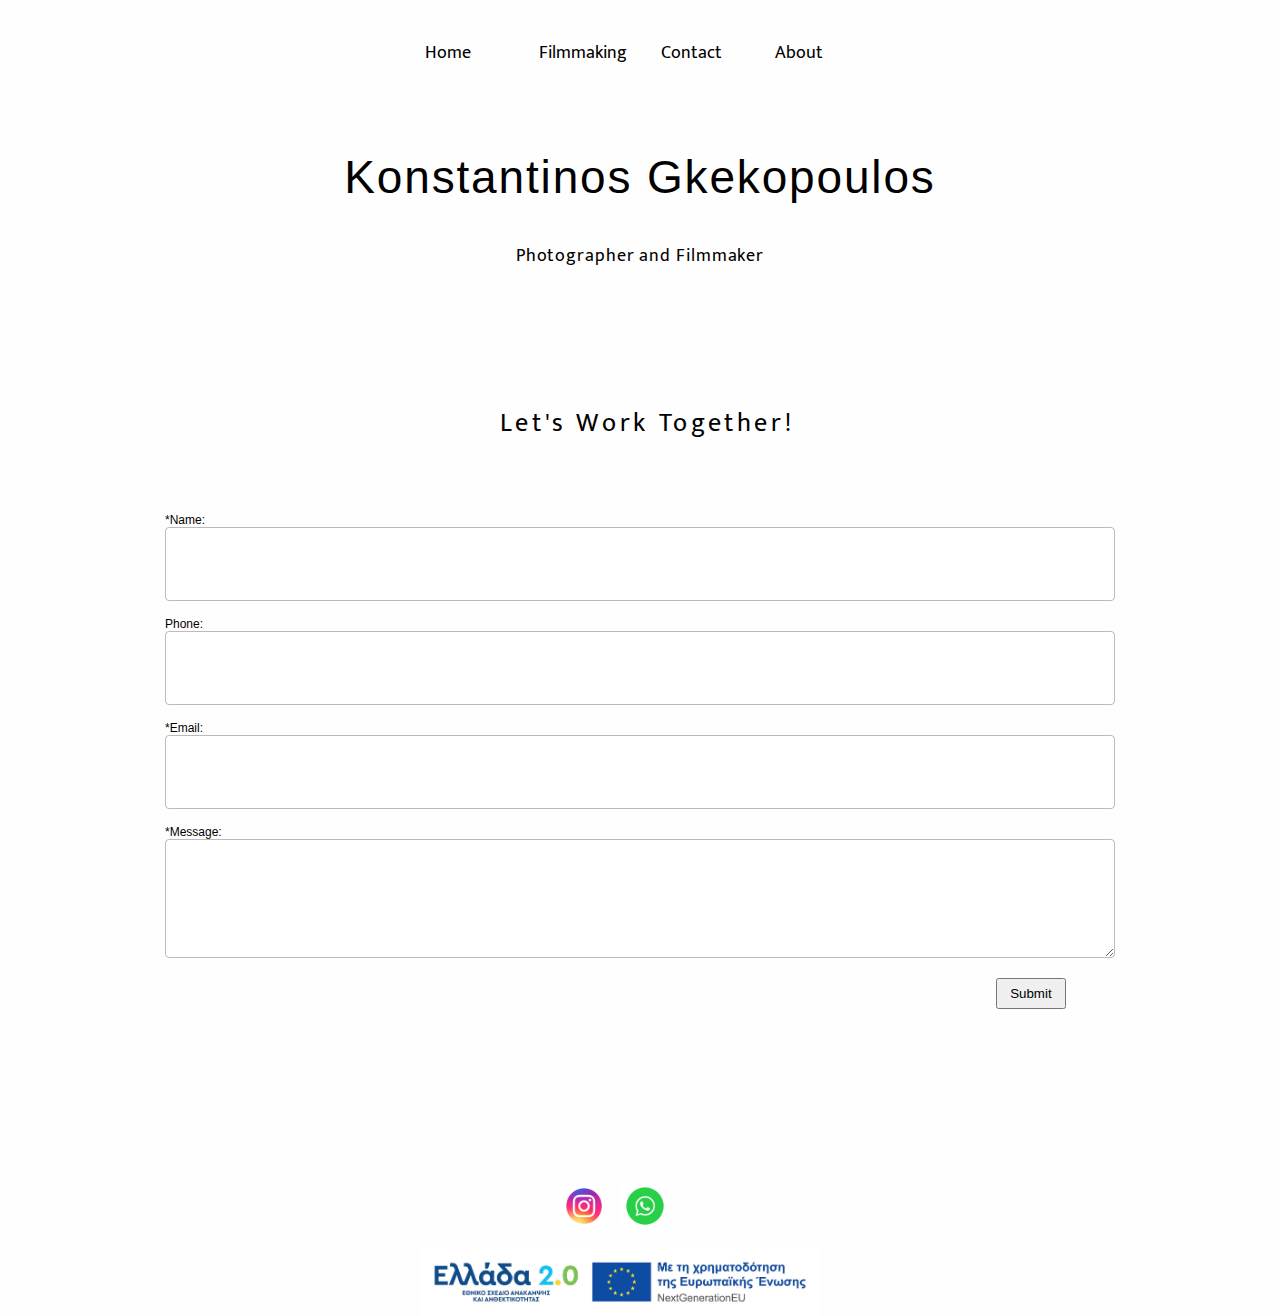
<file: contact copy.html>
<!DOCTYPE html><html lang="en"><head><meta charset="UTF-8"><title>Konstantinos Gkekopoulos Wedding Photographer amd Filmmaker</title><meta http-equiv="Content-type" content="text/html;charset=UTF-8"><meta name="viewport" content="width=1000"><meta name="description" content="Contact page Konstantinos Gkekopoulos - Photographer"><meta name="generator" content="EverWeb 4.4.0 (3163)"><meta name="buildDate" content="Sunday, 14 September 2025"><meta property="og:url" content="http://www.gkonstantinos.com/contact.html"><meta property="og:title" content="Konstantinos Gkekopoulos Wedding Photographer amd Filmmaker"><link rel="stylesheet" href="ew_css/textstyles.css?3840674340"><link rel="stylesheet" href="ew_css/responsive.css?3840674340"><link rel="stylesheet" href="ew_css/globaltextstyles.css?3840674340"><script src="https://ajax.googleapis.com/ajax/libs/jquery/3.7.1/jquery.min.js"></script>
<script>
if (typeof jQuery == 'undefined')
{
 document.write(unescape("%3Cscript src='ew_js/jquery.min.js'%3E%3C/script%3E"));
}
</script><script src="ew_js/ew_contactform_simple.js"></script><link rel="stylesheet" href="ew_css/ew_contactform.css"><link rel="stylesheet" href="https://fonts.googleapis.com/css?family=Mukta+Mahee&display=swap"><script>
	 $(window).ready(function() {
	$('#form_1').simpleContactForm (
	{
	url : "ew_PHP/ew_contactform.php",
	type: "POST",  
	subject : "New message from your website",    
	clearAfterSend : true,	 			
	errorClass : "error",								
	success : function() {
	alert('Your message has been sent!');
	}
		
});

 });
</script>
<style>
	form.ew_custom_contact_1 label {color:#000000;font-family:Arial;font-size:12px }
</style><style>a img {border:0px;}body {background-color: #FFFEFE;margin: 0px auto;}div.container {margin: 0px auto;width: 1000px;height: 1316px;background-color: #FFFEFE;}#shape_1_pos{top:513px;left:25px;width:948px;position:absolute;height:632px;z-index:1;}

#shape_2_pos{top:366px;left:86px;width:842px;position:absolute;z-index:2;height:125px;}#shape_2{width:100%;height:100%;min-height:125px;}#navmenu_menu3 ul > li > a{width:auto;}
#navmenu_menu3 ul{margin:0;padding:0;list-style:none;position:relative;}
#navmenu_menu3 ul li{margin:0 34px 0 0;padding:0;float:left;position:relative;min-width:80px;}
#navmenu_menu3 ul li a{display:block;margin:0;padding:0px;line-height:30px;text-decoration:none;color:#000000;text-align:left;}
#navmenu_menu3 ul li a:visited{text-decoration:none;color:#000000;}
#navmenu_menu3 ul li a:hover{text-decoration:none;color:#55C0FE;}
#navmenu_menu3 ul ul {z-index:110003;display:none;position:absolute;left:0;float:left;right:auto;padding-top:2px;}
#navmenu_menu3 ul ul li {left:auto;margin:0;clear:left;float:left;width:100%;}
#navmenu_menu3 ul li:hover ul li a:hover {background:#0075B9;text-decoration:none;color:#55C0FE;float:left;}
#navmenu_menu3 ul li.last ul {left:auto;right:0;}
#navmenu_menu3 ul li.last ul li {float:right;position:relative;}
#navmenu_menu3 ul li:hover ul {display:block;}
#navmenu_menu3 ul li:hover ul li a {background:#CBCBCB;text-decoration:none;color:#000000;padding-top:0px;padding-bottom:0px;border-bottom:1px solid #000000;float:left;min-width:80px;width:100%;text-align:left;white-space:nowrap;}
#navmenu_menu3 ul ul, .responsive-mobile-menu{max-height:100dvh;overflow-y:auto;overflow-x:hidden;}
.nav_background_0{display:flex;flex:1;justify-content:center;padding:0;}
#navmenu_menu3{clear:both;float:left;height:40px;margin:0;padding:0;font-family:'MuktaMahee Regular','Mukta Mahee','Arial';font-size:18px;top:38px;left:0px;width:1000px;position:absolute;z-index:10003;display:flex;}#shape_4_pos{top:1248px;left:280px;width:400px;position:absolute;z-index:4;height:68px;}#shape_4{opacity:1.00;background-size:100% 100%;background-repeat:no-repeat;background-position:center center;width:100%;height:100%;min-height:68px;display:flex;overflow:hidden;justify-content:center;align-items:center;}#shape_5_pos{top:1181px;left:480px;width:50px;position:absolute;z-index:5;height:50px;}#shape_5{opacity:1.00;background-size:100% 100%;background-repeat:no-repeat;background-position:center center;width:100%;height:100%;min-height:50px;display:flex;overflow:hidden;justify-content:center;align-items:center;}#shape_6_pos{top:1181px;left:419px;width:50px;position:absolute;z-index:6;height:50px;}#shape_6{opacity:1.00;background-size:100% 100%;background-repeat:no-repeat;background-position:center center;width:100%;height:100%;min-height:50px;display:flex;overflow:hidden;justify-content:center;align-items:center;}#shape_7_pos{top:241.25px;left:0px;width:1000px;position:absolute;z-index:7;height:44px;}#shape_7{width:100%;height:100%;min-height:44px;}#shape_8_pos{top:151.75px;left:0px;width:1000px;position:absolute;z-index:8;height:69px;}#shape_8{width:100%;height:100%;min-height:69px;}</style></head><body><div class="container" style="height:1316px"><header><div style="position:relative"><div class="ewnavmenu" id="navmenu_menu3"><div class="nav_background_0"><ul id="navigation_menu0"><li><a class="main item0" href="index.html" data-linkuuid="E9A161F6ED0743FD8BC1FFE349CB5C44">Home</a></li><li><a class="main item1" href="fiilmmaking.html" data-linkuuid="D19C438791164BCA8CE1C405D2CD66BD">Filmmaking</a></li><li class="ew-current-page"><a class="main item2" href="contact.html" data-linkuuid="83885C8EA22C48F69250FA935283DA09">Contact</a></li><li  style='margin-right:0px;' class="last "><a class="main item3" href="about.html" data-linkuuid="2BE2C397C6CF47838BEACE122A3DFFCB">About</a></li></ul></div></div></div></header><div class="content" data-minheight="1000"><div style="position:relative"><div id="shape_1_pos"><div id="shape_1" class="shape_1"><!--948-->
			<form class="ew_cf ew_custom_contact_1" id="form_1">
                    <p style="margin-top:0px">
                        <label for="contact_name">*Name:</label>
                        <input id="contact_name" type="text" class="required"/>
                    </p>
                    <p>
                        <label for="contact_phone">Phone:</label>
                        <input id="contact_phone" type="tel" />
                    </p>
                    <p>
                        <label for="contact_email">*Email:</label>
                        <input id="contact_email" type="email" class="email"/>
                    </p>
                    <p>
                        <label for="contact_msg">*Message:</label>
                        <textarea id="contact_msg" class="required"></textarea>
                    </p>
                    	<label style="display:none" for="er">*er:</label>
                    	<input value="gkekon@gmail.com" type="hidden" id="er" />
                    	
                    <p>
                        <button type="submit">
                            Submit
                        </button>
                    </p>
                </form></div></div></div><div style="position:relative"><div id="shape_2_pos"><div id="shape_2"><div class="ewblock-overlay-text" style="position:relative;left:0;top:0;width:100%;height:fit-content;z-index:3"><div class="paraWrap" style="padding: 36px 2.16px 0px 2.16px; "><p class="para1"><span style="line-height: 43px;font-size: 26px;font-family: 'MuktaMahee Regular','Mukta Mahee';letter-spacing: 0.14em" class="ewgsStyle1">Let's Work Together!</span></p></div></div></div></div></div><div style="position:relative"><div id="shape_7_pos"><div id="shape_7"><div class="ewblock-overlay-text" style="position:relative;left:0;top:0;width:100%;height:fit-content;z-index:8"><div class="paraWrap" style="padding: 0px 2.16px 0px 2.16px; "><p class="para1"><span style="line-height: 30px;font-size: 18px;font-family: 'MuktaMahee Regular','Mukta Mahee';letter-spacing: 0.05em" class="ewgsStyle1">Photographer and Filmmaker</span></p></div></div></div></div></div><div style="position:relative"><div id="shape_8_pos"><div id="shape_8"><div class="ewblock-overlay-text" style="position:relative;left:0;top:0;width:100%;height:fit-content;z-index:9"><div class="paraWrap" style="padding: 0px 2.16px 0px 2.16px; "><p class="para1"><span style="line-height: 51.84px;font-size: 46px;font-family: 'Lucida Grande',sans-serif;letter-spacing: 0.04em" class="ewgsStyle1">Konstantinos Gkekopoulos</span></p></div></div></div></div></div></div><footer data-top='1145' data-height='171'><div style="position:relative"><div id="shape_4_pos"><a href="https://greece20.gov.gr/" target="_blank" class="outerlink"><div id="shape_4"><img src="images/contact/banner.jpg?3840674253" height="100%" width="100%" style="object-fit:fill;height:68px;width: 400px;display: block;vertical-align:top;" alt="greece20" srcset="images/contact/banner.jpg?3840674253 1x, images/contact/banner@2x.jpg?3840674253 2x"></div></a></div></div><div style="position:relative"><div id="shape_5_pos"><a href="https://wa.me/6976519440" target="_blank" class="outerlink"><div id="shape_5"><img src="images/contact/- 1.jpg?3840674253" height="100%" width="100%" style="object-fit:fill;height:50px;width: 50px;display: block;vertical-align:top;" alt="what'sapp" srcset="images/contact/-%201.jpg?3840674253 1x, images/contact/-%201@2x.jpg?3840674253 2x"></div></a></div></div><div style="position:relative"><div id="shape_6_pos"><a href="https://www.instagram.com/konstantinos_gkekopoulos" target="_blank" class="outerlink"><div id="shape_6"><img src="images/contact/- 4.jpg?3840674253" height="100%" width="100%" style="object-fit:fill;height:50px;width: 50px;display: block;vertical-align:top;" alt="instagram" srcset="images/contact/-%204.jpg?3840674253 1x, images/contact/-%204@2x.jpg?3840674253 2x"></div></a></div></div></footer></div></body></html>
</file>
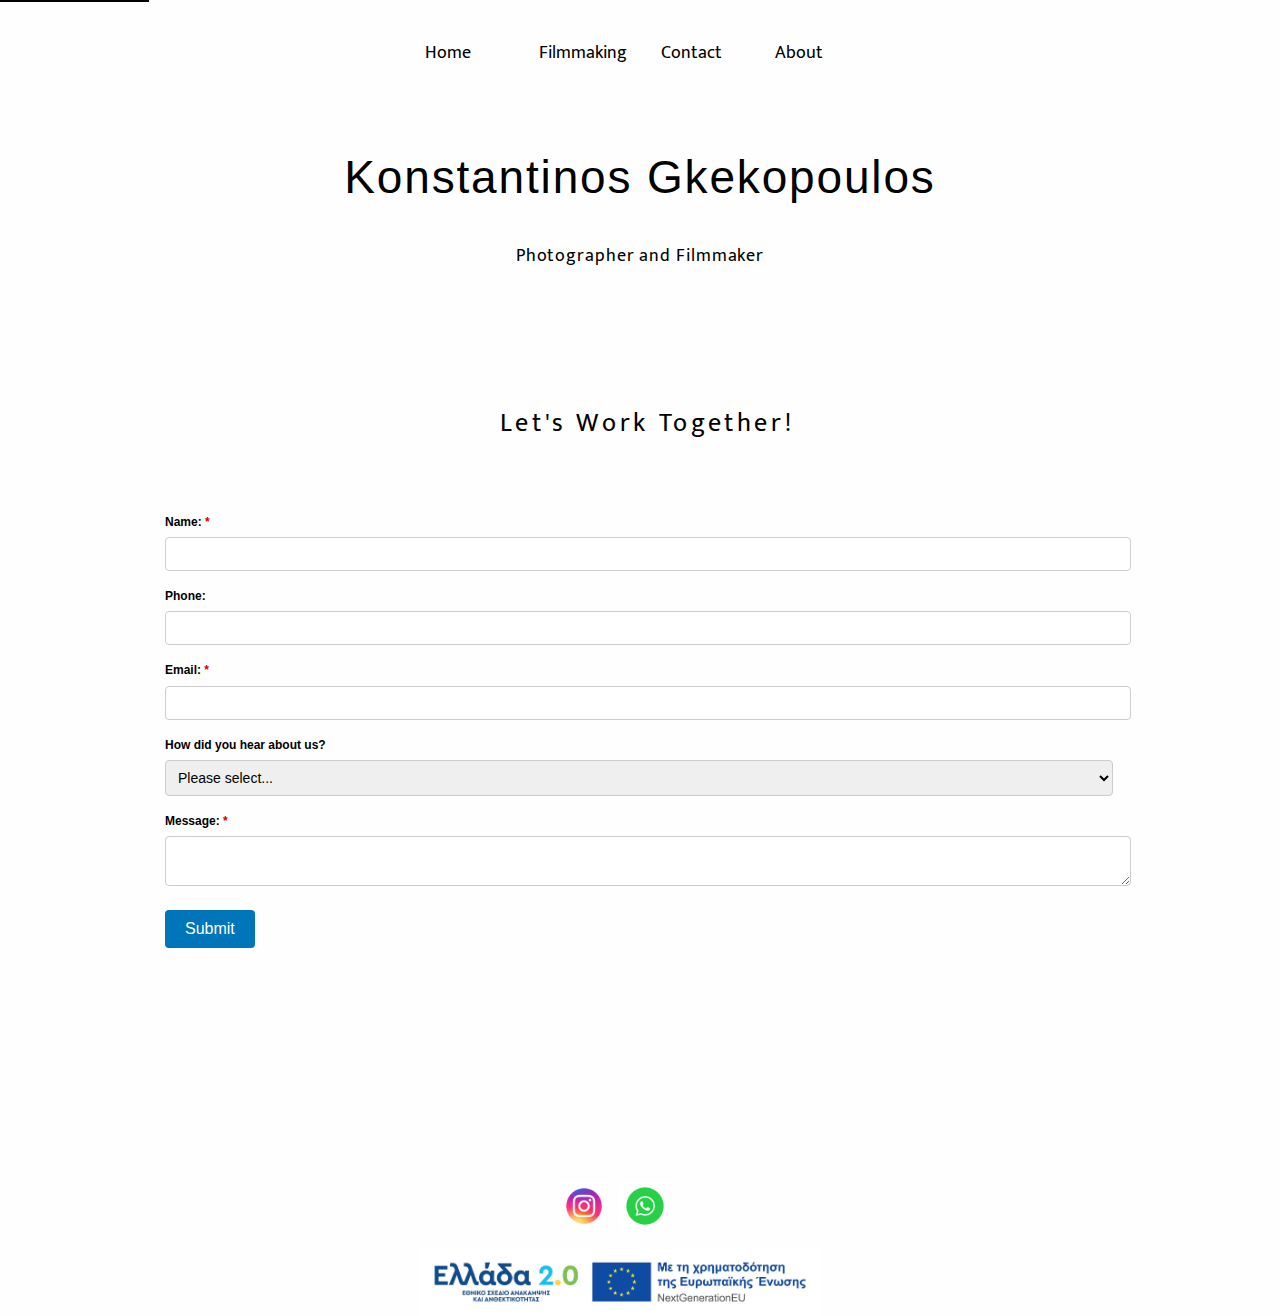
<file: contact_hcaptcha.html>
<!DOCTYPE html>
<html lang="en">
<head>
    <meta charset="UTF-8">
    <title>Konstantinos Gkekopoulos - Wedding Photographer and Filmmaker</title>
    <meta http-equiv="Content-type" content="text/html;charset=UTF-8">
    <meta name="viewport" content="width=device-width, initial-scale=1">
    <meta name="description" content="Contact Konstantinos Gkekopoulos, professional wedding photographer and filmmaker based in Crete, Greece">
    <meta name="generator" content="EverWeb 4.4.0 (3163)">
    <meta name="buildDate" content="Sunday, 14 September 2025">
    <meta property="og:url" content="http://www.gkonstantinos.com/contact.html">
    <meta property="og:title" content="Konstantinos Gkekopoulos Wedding Photographer and Filmmaker">
    <link rel="stylesheet" href="ew_css/textstyles.css?3840674340">
    <link rel="stylesheet" href="ew_css/responsive.css?3840674340">
    <link rel="stylesheet" href="ew_css/globaltextstyles.css?3840674340">
    <script src="https://ajax.googleapis.com/ajax/libs/jquery/3.7.1/jquery.min.js"></script>
    <script>
    if (typeof jQuery == 'undefined')
    {
     document.write(unescape("%3Cscript src='ew_js/jquery.min.js'%3E%3C/script%3E"));
    }
    </script>
    <!-- hCaptcha script -->
    <script src="https://js.hcaptcha.com/1/api.js" async defer></script>
    <link rel="stylesheet" href="https://fonts.googleapis.com/css?family=Mukta+Mahee&display=swap">
    <style>
    	form.ew_custom_contact_1 label {color:#000000;font-family:Arial;font-size:12px }
    	.required-field::after { content: " *"; color: #c00; }
    	.error { border: 2px solid #c00; }
    	.error-message { color: #c00; font-size: 12px; margin-top: 4px; }
    	#form-success { 
    		background: #dfd; 
    		border: 1px solid #4caf50; 
    		padding: 12px; 
    		margin: 12px 0; 
    		border-radius: 4px; 
    	}
    	#form-success.hidden { display: none; }
    	
    	/* Skip navigation link for screen readers */
    	.skip-link {
    		position: absolute;
    		top: -40px;
    		left: 0;
    		background: #000;
    		color: white;
    		padding: 8px;
    		z-index: 10000;
    		text-decoration: none;
    	}
    	.skip-link:focus {
    		top: 0;
    	}
    	
    	/* Focus styles for accessibility */
    	a:focus, button:focus, input:focus, textarea:focus, select:focus {
    		outline: 2px solid #0075B9;
    		outline-offset: 2px;
    	}
    	
    	/* Improved contrast for navigation */
    	#navmenu_menu3 ul li a:hover,
    	#navmenu_menu3 ul li a:focus {
    		color: #0075B9; /* Better contrast ratio */
    	}
    	
    	a img {border:0px;}
    	body {
    		background-color: #FFFEFE;
    		margin: 0px auto;
    		line-height: 1.6;
    	}
    	div.container {
    		margin: 0px auto;
    		width: 1000px;
    		height: 1316px;
    		background-color: #FFFEFE;
    	}
    	#shape_1_pos{top:513px;left:25px;width:948px;position:absolute;height:632px;z-index:1;}

    	#shape_2_pos{top:366px;left:86px;width:842px;position:absolute;z-index:2;height:125px;}
    	#shape_2{width:100%;height:100%;min-height:125px;}
    	#navmenu_menu3 ul > li > a{width:auto;}
    	#navmenu_menu3 ul{margin:0;padding:0;list-style:none;position:relative;}
    	#navmenu_menu3 ul li{margin:0 34px 0 0;padding:0;float:left;position:relative;min-width:80px;}
    	#navmenu_menu3 ul li a{display:block;margin:0;padding:0px;line-height:30px;text-decoration:none;color:#000000;text-align:left;}
    	#navmenu_menu3 ul li a:visited{text-decoration:none;color:#000000;}
    	#navmenu_menu3 ul li a:hover{text-decoration:none;color:#0075B9; /* Improved contrast */}
    	#navmenu_menu3 ul ul {z-index:110003;display:none;position:absolute;left:0;float:left;right:auto;padding-top:2px;}
    	#navmenu_menu3 ul ul li {left:auto;margin:0;clear:left;float:left;width:100%;}
    	#navmenu_menu3 ul li:hover ul li a:hover {background:#0075B9;text-decoration:none;color:#FFFFFF; /* Improved contrast */;float:left;}
    	#navmenu_menu3 ul li.last ul {left:auto;right:0;}
    	#navmenu_menu3 ul li.last ul li {float:right;position:relative;}
    	#navmenu_menu3 ul li:hover ul {display:block;}
    	#navmenu_menu3 ul li:hover ul li a {background:#CBCBCB;text-decoration:none;color:#000000;padding-top:0px;padding-bottom:0px;border-bottom:1px solid #000000;float:left;min-width:80px;width:100%;text-align:left;white-space:nowrap;}
    	#navmenu_menu3 ul ul, .responsive-mobile-menu{max-height:100dvh;overflow-y:auto;overflow-x:hidden;}
    	.nav_background_0{display:flex;flex:1;justify-content:center;padding:0;}
    	#navmenu_menu3{clear:both;float:left;height:40px;margin:0;padding:0;font-family:'MuktaMahee Regular','Mukta Mahee','Arial';font-size:18px;top:38px;left:0px;width:1000px;position:absolute;z-index:10003;display:flex;}
    	#shape_4_pos{top:1248px;left:280px;width:400px;position:absolute;z-index:4;height:68px;}
    	#shape_4{opacity:1.00;background-size:100% 100%;background-repeat:no-repeat;background-position:center center;width:100%;height:100%;min-height:68px;display:flex;overflow:hidden;justify-content:center;align-items:center;}
    	#shape_5_pos{top:1181px;left:480px;width:50px;position:absolute;z-index:5;height:50px;}
    	#shape_5{opacity:1.00;background-size:100% 100%;background-repeat:no-repeat;background-position:center center;width:100%;height:100%;min-height:50px;display:flex;overflow:hidden;justify-content:center;align-items:center;}
    	#shape_6_pos{top:1181px;left:419px;width:50px;position:absolute;z-index:6;height:50px;}
    	#shape_6{opacity:1.00;background-size:100% 100%;background-repeat:no-repeat;background-position:center center;width:100%;height:100%;min-height:50px;display:flex;overflow:hidden;justify-content:center;align-items:center;}
    	#shape_7_pos{top:241.25px;left:0px;width:1000px;position:absolute;z-index:7;height:44px;}
    	#shape_7{width:100%;height:100%;min-height:44px;}
    	#shape_8_pos{top:151.75px;left:0px;width:1000px;position:absolute;z-index:8;height:69px;}
    	#shape_8{width:100%;height:100%;min-height:69px;}
    	
    	/* Form accessibility improvements */
    	form.ew_custom_contact_1 p {
    		margin-bottom: 15px;
    	}
    	form.ew_custom_contact_1 label {
    		display: block;
    		margin-bottom: 5px;
    		font-weight: bold;
    	}
    	form.ew_custom_contact_1 input[type="text"],
    	form.ew_custom_contact_1 input[type="tel"],
    	form.ew_custom_contact_1 input[type="email"],
    	form.ew_custom_contact_1 textarea,
    	form.ew_custom_contact_1 select {
    		width: 100%;
    		padding: 8px;
    		border: 1px solid #ccc;
    		border-radius: 4px;
    		font-size: 14px;
    	}
    	form.ew_custom_contact_1 button {
    		background-color: #0075B9;
    		color: white;
    		padding: 10px 20px;
    		border: none;
    		border-radius: 4px;
    		cursor: pointer;
    		font-size: 16px;
    	}
    	form.ew_custom_contact_1 button:hover {
    		background-color: #005a8f;
    	}
    	
    	/* hCaptcha styling */
    	.h-captcha {
    		margin: 15px 0;
    	}
    	
    	/* High contrast mode support */
    	@media (prefers-contrast: high) {
    		#navmenu_menu3 ul li a {
    			border: 1px solid;
    		}
    	}
    	
    	/* Reduced motion support */
    	@media (prefers-reduced-motion: reduce) {
    		* {
    			animation-duration: 0.01ms !important;
    			animation-iteration-count: 1 !important;
    			transition-duration: 0.01ms !important;
    			scroll-behavior: auto !important;
    		}
    	}
    </style>
</head>
<body>
    <a href="#main-content" class="skip-link">Skip to main content</a>
    <div class="container" style="height:1316px">
        <header role="banner">
            <div style="position:relative">
                <nav class="ewnavmenu" id="navmenu_menu3" aria-label="Main navigation">
                    <div class="nav_background_0">
                        <ul id="navigation_menu0">
                            <li><a class="main item0" href="index.html" data-linkuuid="E9A161F6ED0743FD8BC1FFE349CB5C44">Home</a></li>
                            <li><a class="main item1" href="fiilmmaking.html" data-linkuuid="D19C438791164BCA8CE1C405D2CD66BD">Filmmaking</a></li>
                            <li class="ew-current-page"><a class="main item2" href="contact.html" data-linkuuid="83885C8EA22C48F69250FA935283DA09" aria-current="page">Contact</a></li>
                            <li style='margin-right:0px;' class="last "><a class="main item3" href="about.html" data-linkuuid="2BE2C397C6CF47838BEACE122A3DFFCB">About</a></li>
                        </ul>
                    </div>
                </nav>
            </div>
        </header>
        
        <main id="main-content" tabindex="-1">
            <div class="content" data-minheight="1000">
                <div style="position:relative">
                    <div id="shape_1_pos">
                        <div id="shape_1" class="shape_1">
                            <!--948-->
                            <form action="https://usebasin.com/f/95dfc38d7700" method="POST" enctype="multipart/form-data" id="form" class="ew_cf ew_custom_contact_1" aria-labelledby="form-heading">
                                <div id="form-success" class="hidden" tabindex="-1">
                                    Thank you! Your message has been sent successfully. We'll get back to you soon.
                                </div>
                                
                                <h2 id="form-heading" class="visually-hidden">Contact Form</h2>
                                
                                <p style="margin-top:0px">
                                    <label for="contact_name" class="required-field">Name:</label>
                                    <input id="contact_name" name="name" type="text" class="required" aria-required="true" required />
                                    <span class="error-message" id="name-error" aria-live="polite"></span>
                                </p>
                                <p>
                                    <label for="contact_phone">Phone:</label>
                                    <input id="contact_phone" name="phone" type="tel" aria-describedby="phone-help" />
                                    <span id="phone-help" class="visually-hidden">Optional phone number</span>
                                </p>
                                <p>
                                    <label for="contact_email" class="required-field">Email:</label>
                                    <input id="contact_email" name="email" type="email" class="email" aria-required="true" required />
                                    <span class="error-message" id="email-error" aria-live="polite"></span>
                                </p>
                                <p>
                                    <label for="contact_referral">How did you hear about us?</label>
                                    <select id="contact_referral" name="referral_source">
                                        <option value="">Please select...</option>
                                        <option value="Search Engine">Search Engine (Google, Bing, etc.)</option>
                                        <option value="Social Media">Social Media (Instagram, Facebook, etc.)</option>
                                        <option value="Friend/Word of Mouth">Friend/Word of Mouth</option>
                                        <option value="Previous Client">Previous Client</option>
                                        <option value="Wedding Vendor">Wedding Vendor/Planner</option>
                                        <option value="Other">Other</option>
                                    </select>
                                </p>
                                <p>
                                    <label for="contact_msg" class="required-field">Message:</label>
                                    <textarea id="contact_msg" name="message" class="required" aria-required="true" required></textarea>
                                    <span class="error-message" id="message-error" aria-live="polite"></span>
                                </p>
                                
                                <!-- hCaptcha widget -->
                                <div class="h-captcha" data-sitekey="7fe715a1-151f-4c63-b497-bd971974df05" data-callback="onHCaptchaSuccess"></div>
                                <span class="error-message" id="captcha-error" aria-live="polite"></span>
                                
                                <p>
                                    <button type="submit" id="submit-button" disabled>
                                        Submit
                                    </button>
                                </p>
                            </form>
                        </div>
                    </div>
                </div>
                <div style="position:relative">
                    <div id="shape_2_pos">
                        <div id="shape_2">
                            <div class="ewblock-overlay-text" style="position:relative;left:0;top:0;width:100%;height:fit-content;z-index:3">
                                <div class="paraWrap" style="padding: 36px 2.16px 0px 2.16px; ">
                                    <h2 class="para1"><span style="line-height: 43px;font-size: 26px;font-family: 'MuktaMahee Regular','Mukta Mahee';letter-spacing: 0.14em" class="ewgsStyle1">Let's Work Together!</span></h2>
                                </div>
                            </div>
                        </div>
                    </div>
                </div>
                <div style="position:relative">
                    <div id="shape_7_pos">
                        <div id="shape_7">
                            <div class="ewblock-overlay-text" style="position:relative;left:0;top:0;width:100%;height:fit-content;z-index:8">
                                <div class="paraWrap" style="padding: 0px 2.16px 0px 2.16px; ">
                                    <p class="para1"><span style="line-height: 30px;font-size: 18px;font-family: 'MuktaMahee Regular','Mukta Mahee';letter-spacing: 0.05em" class="ewgsStyle1">Photographer and Filmmaker</span></p>
                                </div>
                            </div>
                        </div>
                    </div>
                </div>
                <div style="position:relative">
                    <div id="shape_8_pos">
                        <div id="shape_8">
                            <div class="ewblock-overlay-text" style="position:relative;left:0;top:0;width:100%;height:fit-content;z-index:9">
                                <div class="paraWrap" style="padding: 0px 2.16px 0px 2.16px; ">
                                    <h1 class="para1"><span style="line-height: 51.84px;font-size: 46px;font-family: 'Lucida Grande',sans-serif;letter-spacing: 0.04em" class="ewgsStyle1">Konstantinos Gkekopoulos</span></h1>
                                </div>
                            </div>
                        </div>
                    </div>
                </div>
            </div>
        </main>
        
        <footer role="contentinfo" data-top='1145' data-height='171'>
            <div style="position:relative">
                <div id="shape_4_pos">
                    <a href="https://greece20.gov.gr/" target="_blank" class="outerlink">
                        <div id="shape_4">
                            <img src="images/contact/banner.jpg?3840674253" height="100%" width="100%" style="object-fit:fill;height:68px;width: 400px;display: block;vertical-align:top;" alt="Greece 20 Government Initiative" srcset="images/contact/banner.jpg?3840674253 1x, images/contact/banner@2x.jpg?3840674253 2x">
                        </div>
                    </a>
                </div>
            </div>
            <div style="position:relative">
                <div id="shape_5_pos">
                    <a href="https://wa.me/%2B306976519440" target="_blank" class="outerlink" aria-label="Contact via WhatsApp">
                        <div id="shape_5">
                            <img src="images/contact/- 1.jpg?3840674253" height="100%" width="100%" style="object-fit:fill;height:50px;width: 50px;display: block;vertical-align:top;" alt="WhatsApp icon" srcset="images/contact/-%201.jpg?3840674253 1x, images/contact/-%201@2x.jpg?3840674253 2x">
                        </div>
                    </a>
                </div>
            </div>
            <div style="position:relative">
                <div id="shape_6_pos">
                    <a href="https://www.instagram.com/konstantinos_gkekopoulos" target="_blank" class="outerlink" aria-label="Follow on Instagram">
                        <div id="shape_6">
                            <img src="images/contact/- 4.jpg?3840674253" height="100%" width="100%" style="object-fit:fill;height:50px;width: 50px;display: block;vertical-align:top;" alt="Instagram icon" srcset="images/contact/-%204.jpg?3840674253 1x, images/contact/-%204@2x.jpg?3840674253 2x">
                        </div>
                    </a>
                </div>
            </div>
        </footer>
    </div>
    
    <script>
        // Add visually hidden class for screen readers
        document.addEventListener('DOMContentLoaded', function() {
            const style = document.createElement('style');
            style.textContent = `
                .visually-hidden {
                    position: absolute;
                    width: 1px;
                    height: 1px;
                    padding: 0;
                    margin: -1px;
                    overflow: hidden;
                    clip: rect(0, 0, 0, 0);
                    white-space: nowrap;
                    border: 0;
                }
            `;
            document.head.appendChild(style);
            
            // Store hCaptcha response token
            let hCaptchaResponse = null;
            
            // Function called when hCaptcha is successfully completed
            window.onHCaptchaSuccess = function(token) {
                hCaptchaResponse = token;
                document.getElementById('captcha-error').textContent = '';
                document.getElementById('submit-button').disabled = false;
            };
            
            // Enhanced form validation
            const form = document.getElementById('form');
            if (form) {
                form.addEventListener('submit', function(e) {
                    let isValid = true;
                    
                    // Validate required fields
                    const requiredFields = form.querySelectorAll('.required');
                    requiredFields.forEach(field => {
                        const errorElement = document.getElementById(field.id + '-error');
                        if (!field.value.trim()) {
                            isValid = false;
                            field.classList.add('error');
                            if (errorElement) {
                                errorElement.textContent = 'This field is required';
                            }
                        } else {
                            field.classList.remove('error');
                            if (errorElement) {
                                errorElement.textContent = '';
                            }
                        }
                    });
                    
                    // Validate email format
                    const emailField = document.getElementById('contact_email');
                    const emailError = document.getElementById('email-error');
                    if (emailField && emailField.value.trim() && !isValidEmail(emailField.value)) {
                        isValid = false;
                        emailField.classList.add('error');
                        if (emailError) {
                            emailError.textContent = 'Please enter a valid email address';
                        }
                    }
                    
                    // Validate hCaptcha
                    const captchaError = document.getElementById('captcha-error');
                    if (!hCaptchaResponse) {
                        isValid = false;
                        if (captchaError) {
                            captchaError.textContent = 'Please complete the captcha verification';
                        }
                    } else {
                        if (captchaError) {
                            captchaError.textContent = '';
                        }
                    }
                    
                    if (!isValid) {
                        e.preventDefault();
                        // Focus on first error
                        const firstError = form.querySelector('.error');
                        if (firstError) {
                            firstError.focus();
                        } else if (!hCaptchaResponse) {
                            // If the only error is the captcha, focus on the captcha widget
                            document.getElementById('captcha-error').focus();
                        }
                    } else {
                        // Show success message after successful submission
                        e.preventDefault();
                        
                        // Add hCaptcha response to form data
                        const formData = new FormData(form);
                        formData.append('h-captcha-response', hCaptchaResponse);
                        
                        fetch(form.action, {
                            method: 'POST',
                            body: formData
                        })
                        .then(response => {
                            if (response.ok) {
                                // Show success message
                                document.getElementById('form-success').classList.remove('hidden');
                                form.reset();
                                
                                // Reset hCaptcha
                                hCaptchaResponse = null;
                                document.getElementById('submit-button').disabled = true;
                                
                                // Focus on success message for screen readers
                                document.getElementById('form-success').focus();
                            } else {
                                alert('There was an error submitting the form. Please try again.');
                            }
                        })
                        .catch(error => {
                            alert('There was an error submitting the form. Please try again.');
                        });
                    }
                });
            }
            
            function isValidEmail(email) {
                const re = /^[^\s@]+@[^\s@]+\.[^\s@]+$/;
                return re.test(email);
            }
        });
    </script>
</body>
</html>
</file>
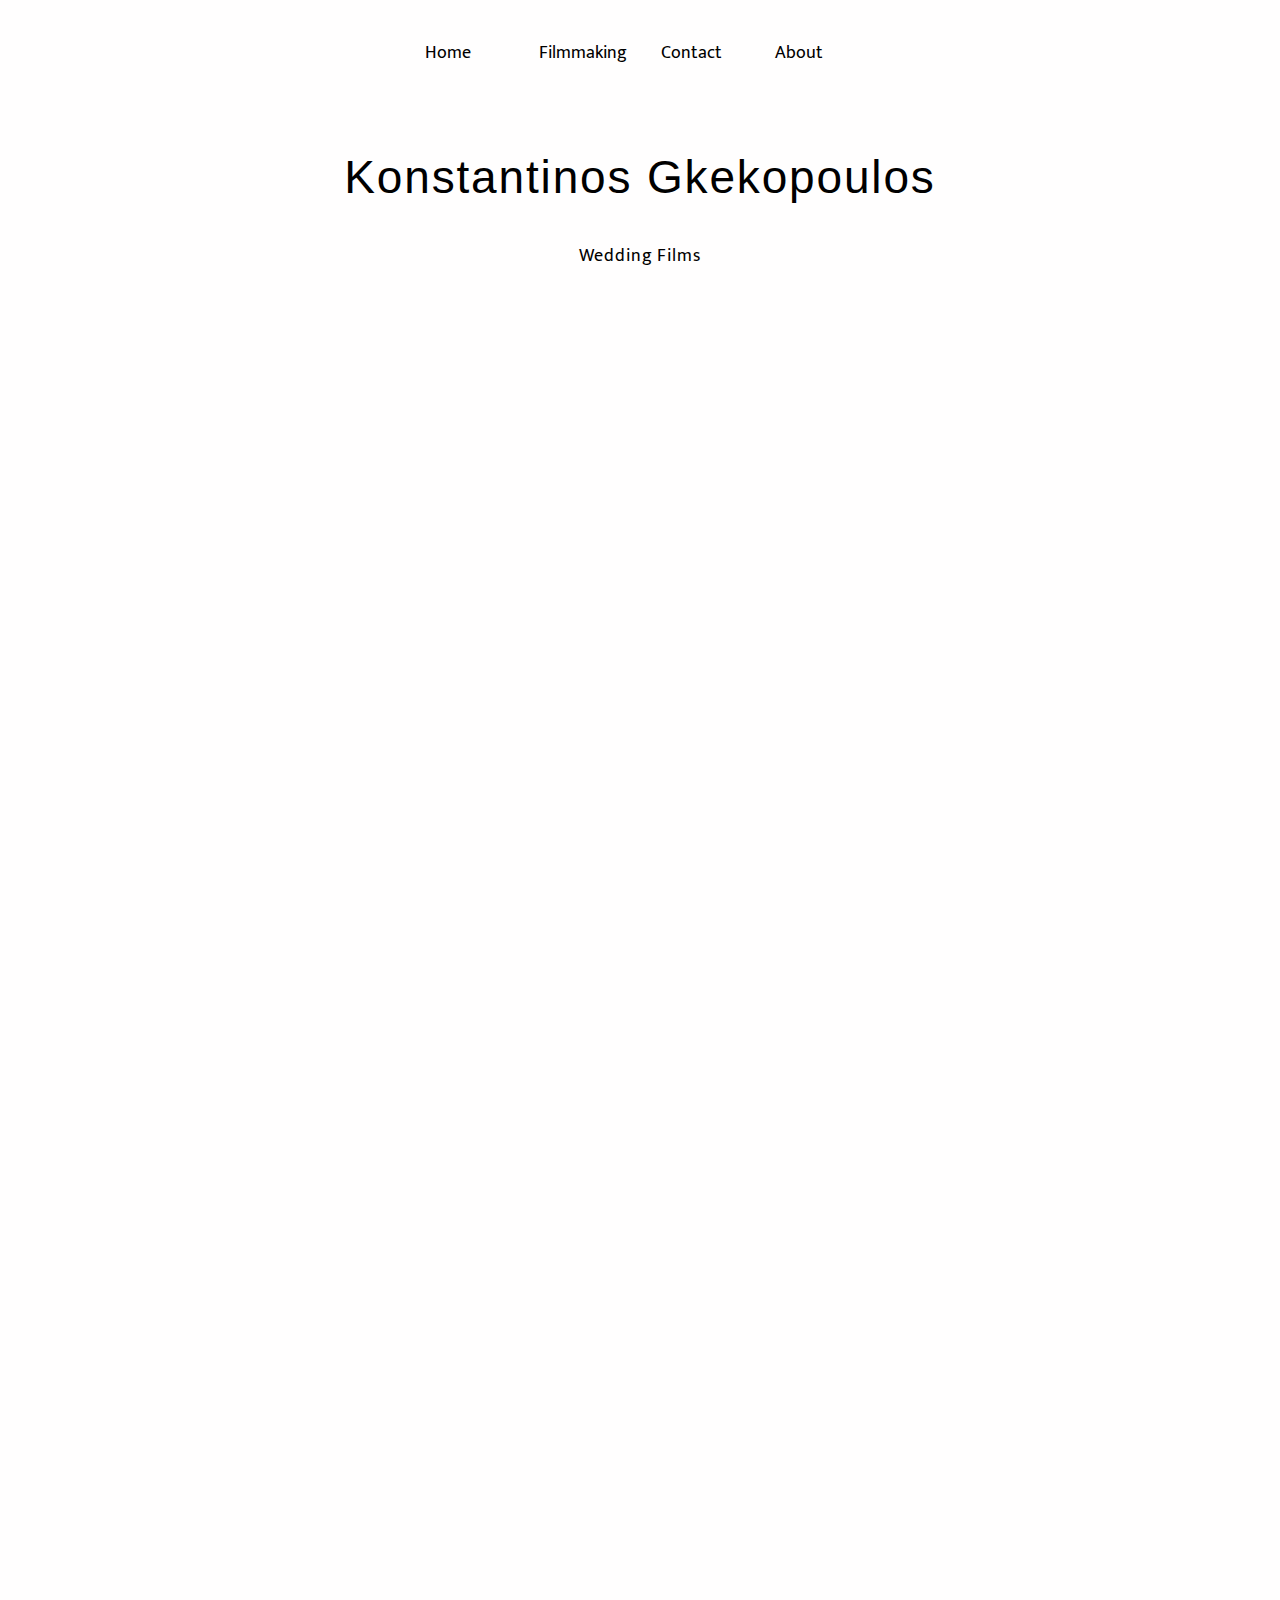
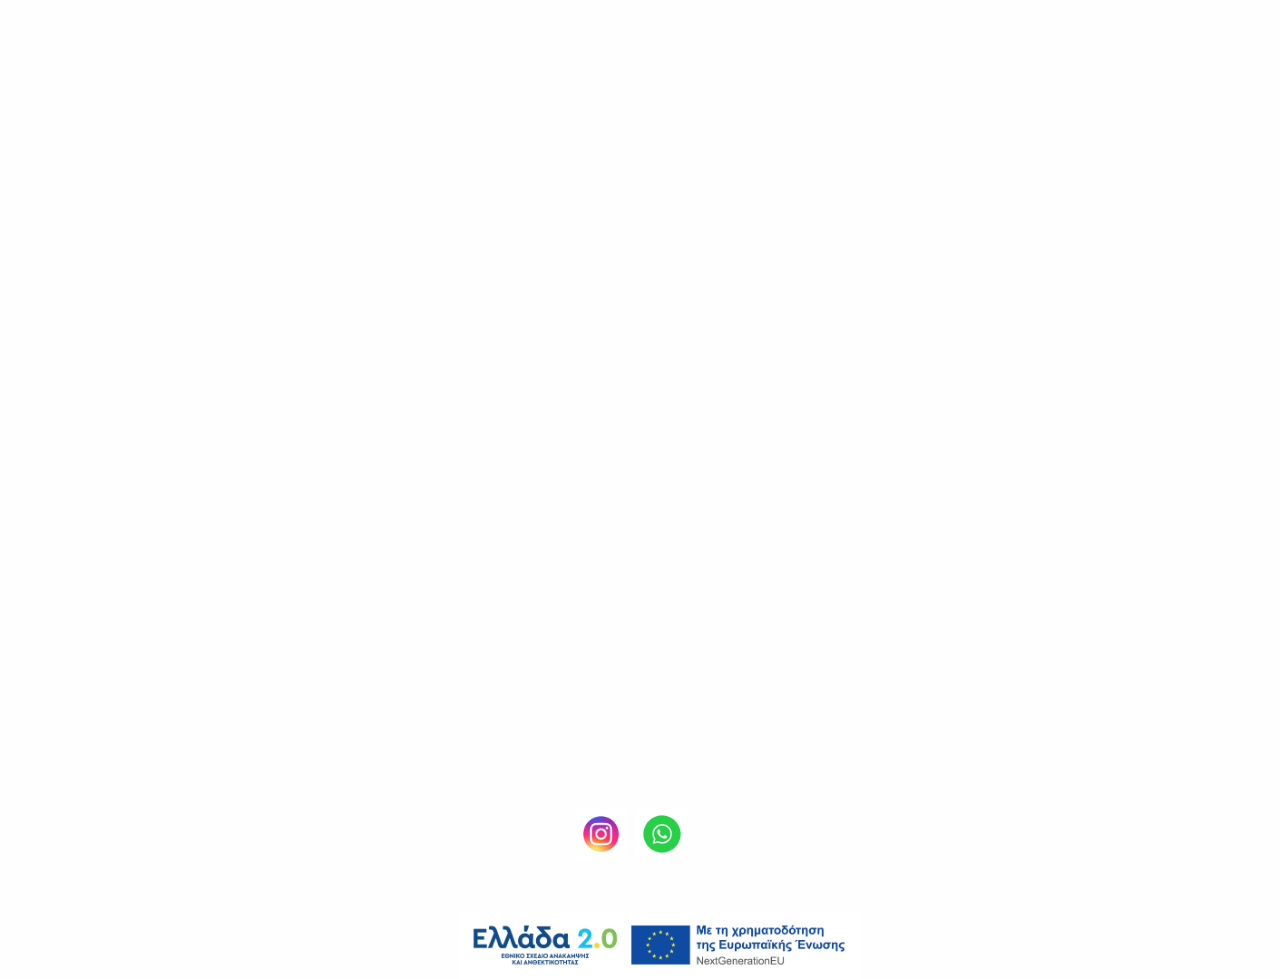
<file: fiilmmaking copy.html>
<!DOCTYPE html>
<html lang="en">
  <head>
    <meta charset="UTF-8">
    <title>Konstantinos Gkekopoulos Wedding Photographer amd Filmmaker</title>
    <meta http-equiv="Content-type" content="text/html;charset=UTF-8">
    <meta name="viewport" content="width=1000">
    <meta name="description" content="Filmmaking showcase Konstantinos Gkekopoulos - Photographer">
    <meta name="generator" content="EverWeb 4.4.0 (3163)">
    <meta name="buildDate" content="Sunday, 14 September 2025">
    <meta property="og:url" content="http://www.gkonstantinos.com/fiilmmaking.html">
    <meta property="og:title" content="Konstantinos Gkekopoulos Wedding Photographer amd Filmmaker">
    <link rel="stylesheet" href="ew_css/textstyles.css?3840674994">
    <link rel="stylesheet" href="ew_css/responsive.css?3840674994">
    <link rel="stylesheet" href="ew_css/globaltextstyles.css?3840674994">
    <link rel="stylesheet" href="https://fonts.googleapis.com/css?family=Mukta+Mahee&display=swap">
    <style>
      a img {
        border: 0px;
      }

      body {
        background-color: #FFFEFE;
        margin: 0px auto;
      }

      div.container {
        margin: 0px auto;
        width: 1000px;
        height: 2578px;
        background-color: #FFFEFE;
      }

      #shape_1_pos {
        top: 240.75px;
        left: 0px;
        width: 1000px;
        position: absolute;
        z-index: 1;
        height: 41px;
      }

      #shape_1 {
        width: 100%;
        height: 100%;
        min-height: 41px;
      }

      #shape_2_pos {
        top: 351px;
        left: 0px;
        width: 1000px;
        position: absolute;
        height: 594px;
        z-index: 2;
      }

      #shape_3_pos {
        top: 979.25px;
        left: 1px;
        width: 999px;
        position: absolute;
        height: 654px;
        z-index: 3;
      }

      #shape_4_pos {
        top: 151.75px;
        left: 0px;
        width: 1000px;
        position: absolute;
        z-index: 4;
        height: 69px;
      }

      #shape_4 {
        width: 100%;
        height: 100%;
        min-height: 69px;
      }

      #shape_5_pos {
        top: 1670.25px;
        left: 0px;
        width: 999px;
        position: absolute;
        height: 654px;
        z-index: 5;
      }

      #navmenu_menu6 ul>li>a {
        width: auto;
      }

      #navmenu_menu6 ul {
        margin: 0;
        padding: 0;
        list-style: none;
        position: relative;
      }

      #navmenu_menu6 ul li {
        margin: 0 34px 0 0;
        padding: 0;
        float: left;
        position: relative;
        min-width: 80px;
      }

      #navmenu_menu6 ul li a {
        display: block;
        margin: 0;
        padding: 0px;
        line-height: 30px;
        text-decoration: none;
        color: #000000;
        text-align: left;
      }

      #navmenu_menu6 ul li a:visited {
        text-decoration: none;
        color: #000000;
      }

      #navmenu_menu6 ul li a:hover {
        text-decoration: none;
        color: #55C0FE;
      }

      #navmenu_menu6 ul ul {
        z-index: 110006;
        display: none;
        position: absolute;
        left: 0;
        float: left;
        right: auto;
        padding-top: 2px;
      }

      #navmenu_menu6 ul ul li {
        left: auto;
        margin: 0;
        clear: left;
        float: left;
        width: 100%;
      }

      #navmenu_menu6 ul li:hover ul li a:hover {
        background: #0075B9;
        text-decoration: none;
        color: #55C0FE;
        float: left;
      }

      #navmenu_menu6 ul li.last ul {
        left: auto;
        right: 0;
      }

      #navmenu_menu6 ul li.last ul li {
        float: right;
        position: relative;
      }

      #navmenu_menu6 ul li:hover ul {
        display: block;
      }

      #navmenu_menu6 ul li:hover ul li a {
        background: #CBCBCB;
        text-decoration: none;
        color: #000000;
        padding-top: 0px;
        padding-bottom: 0px;
        border-bottom: 1px solid #000000;
        float: left;
        min-width: 80px;
        width: 100%;
        text-align: left;
        white-space: nowrap;
      }

      #navmenu_menu6 ul ul,
      .responsive-mobile-menu {
        max-height: 100dvh;
        overflow-y: auto;
        overflow-x: hidden;
      }

      .nav_background_0 {
        display: flex;
        flex: 1;
        justify-content: center;
        padding: 0;
      }

      #navmenu_menu6 {
        clear: both;
        float: left;
        height: 40px;
        margin: 0;
        padding: 0;
        font-family: 'MuktaMahee Regular', 'Mukta Mahee', 'Arial';
        font-size: 18px;
        top: 38px;
        left: 0px;
        width: 1000px;
        position: absolute;
        z-index: 10006;
        display: flex;
      }

      #shape_7_pos {
        top: 2510.75px;
        left: 319px;
        width: 400px;
        position: absolute;
        z-index: 7;
        height: 68px;
      }

      #shape_7 {
        opacity: 1.00;
        background-size: 100% 100%;
        background-repeat: no-repeat;
        background-position: center center;
        width: 100%;
        height: 100%;
        min-height: 68px;
        display: flex;
        overflow: hidden;
        justify-content: center;
        align-items: center;
      }

      #shape_8_pos {
        top: 2408.75px;
        left: 497px;
        width: 50px;
        position: absolute;
        z-index: 8;
        height: 50px;
      }

      #shape_8 {
        opacity: 1.00;
        background-size: 100% 100%;
        background-repeat: no-repeat;
        background-position: center center;
        width: 100%;
        height: 100%;
        min-height: 50px;
        display: flex;
        overflow: hidden;
        justify-content: center;
        align-items: center;
      }

      #shape_9_pos {
        top: 2408.75px;
        left: 436px;
        width: 50px;
        position: absolute;
        z-index: 9;
        height: 50px;
      }

      #shape_9 {
        opacity: 1.00;
        background-size: 100% 100%;
        background-repeat: no-repeat;
        background-position: center center;
        width: 100%;
        height: 100%;
        min-height: 50px;
        display: flex;
        overflow: hidden;
        justify-content: center;
        align-items: center;
      }
    </style>
  </head>
  <body>
    <div class="container" style="height:2578px">
      <header>
        <div style="position:relative">
          <div class="ewnavmenu" id="navmenu_menu6">
            <div class="nav_background_0">
              <ul id="navigation_menu0">
                <li>
                  <a class="main item0" href="index.html" data-linkuuid="E9A161F6ED0743FD8BC1FFE349CB5C44">Home</a>
                </li>
                <li class="ew-current-page">
                  <a class="main item1" href="fiilmmaking.html" data-linkuuid="D19C438791164BCA8CE1C405D2CD66BD">Filmmaking</a>
                </li>
                <li>
                  <a class="main item2" href="contact.html" data-linkuuid="83885C8EA22C48F69250FA935283DA09">Contact</a>
                </li>
                <li style='margin-right:0px;' class="last ">
                  <a class="main item3" href="about.html" data-linkuuid="2BE2C397C6CF47838BEACE122A3DFFCB">About</a>
                </li>
              </ul>
            </div>
          </div>
        </div>
      </header>
      <div class="content" data-minheight="1000">
        <div style="position:relative">
          <div id="shape_1_pos">
            <div id="shape_1">
              <div class="ewblock-overlay-text" style="position:relative;left:0;top:0;width:100%;height:fit-content;z-index:2">
                <div class="paraWrap" style="padding: 0px 2.16px 0px 2.16px; ">
                  <p class="para1">
                    <span style="line-height: 30px;font-size: 18px;font-family: 'MuktaMahee Regular','Mukta Mahee';letter-spacing: 0.05em" class="ewgsStyle1">Wedding Films</span>
                  </p>
                </div>
              </div>
            </div>
          </div>
        </div>
        <div style="position:relative">
          <div id="shape_2_pos">
            <div id="shape_2" class="shape_2">
              <!--1000-->
              <iframe width="1000" height="594" src="https://www.youtube.com/embed/vlNuu8vGErs?wmode=transparent&rel=0&start=" frameborder="0" allowfullscreen></iframe>
            </div>
          </div>
        </div>
        <div style="position:relative">
          <div id="shape_3_pos">
            <div id="shape_3" class="shape_3">
              <!--999-->
              <iframe width="999" height="654" src="https://www.youtube.com/embed/ffjp0kbmS0c?wmode=transparent&rel=0&start=" frameborder="0" allowfullscreen></iframe>
            </div>
          </div>
        </div>
        <div style="position:relative">
          <div id="shape_4_pos">
            <div id="shape_4">
              <div class="ewblock-overlay-text" style="position:relative;left:0;top:0;width:100%;height:fit-content;z-index:5">
                <div class="paraWrap" style="padding: 0px 2.16px 0px 2.16px; ">
                  <p class="para1">
                    <span style="line-height: 51.84px;font-size: 46px;font-family: 'Lucida Grande',sans-serif;letter-spacing: 0.04em" class="ewgsStyle1">Konstantinos Gkekopoulos</span>
                  </p>
                </div>
              </div>
            </div>
          </div>
        </div>
        <div style="position:relative">
          <div id="shape_5_pos">
            <div id="shape_5" class="shape_5">
              <!--999-->
              <iframe width="999" height="654" src="https://www.youtube.com/embed/g5g_8whNUqE?wmode=transparent&rel=0&start=" frameborder="0" allowfullscreen></iframe>
            </div>
          </div>
        </div>
      </div>
      <footer data-top='2324' data-height='254'>
        <div style="position:relative">
          <div id="shape_7_pos">
            <a href="https://greece20.gov.gr/" target="_blank" class="outerlink">
              <div id="shape_7">
                <img src="images/fiilmmaking/banner.jpg?3840674490" height="100%" width="100%" style="object-fit:fill;height:68px;width: 400px;display: block;vertical-align:top;" alt="greece20" srcset="images/fiilmmaking/banner.jpg?3840674490 1x, images/fiilmmaking/banner@2x.jpg?3840674490 2x">
              </div>
            </a>
          </div>
        </div>
        <div style="position:relative">
          <div id="shape_8_pos">
            <a href="https://wa.me/6976519440" target="_blank" class="outerlink">
              <div id="shape_8">
                <img src="images/fiilmmaking/- 1.jpg?3840674490" height="100%" width="100%" style="object-fit:fill;height:50px;width: 50px;display: block;vertical-align:top;" alt="what'sapp" srcset="images/fiilmmaking/-%201.jpg?3840674490 1x, images/fiilmmaking/-%201@2x.jpg?3840674490 2x">
              </div>
            </a>
          </div>
        </div>
        <div style="position:relative">
          <div id="shape_9_pos">
            <a href="https://www.instagram.com/konstantinos_gkekopoulos" target="_blank" class="outerlink">
              <div id="shape_9">
                <img src="images/fiilmmaking/- 4.jpg?3840674490" height="100%" width="100%" style="object-fit:fill;height:50px;width: 50px;display: block;vertical-align:top;" alt="instagram" srcset="images/fiilmmaking/-%204.jpg?3840674490 1x, images/fiilmmaking/-%204@2x.jpg?3840674490 2x">
              </div>
            </a>
          </div>
        </div>
      </footer>
    </div>
  </body>
</html>
</file>
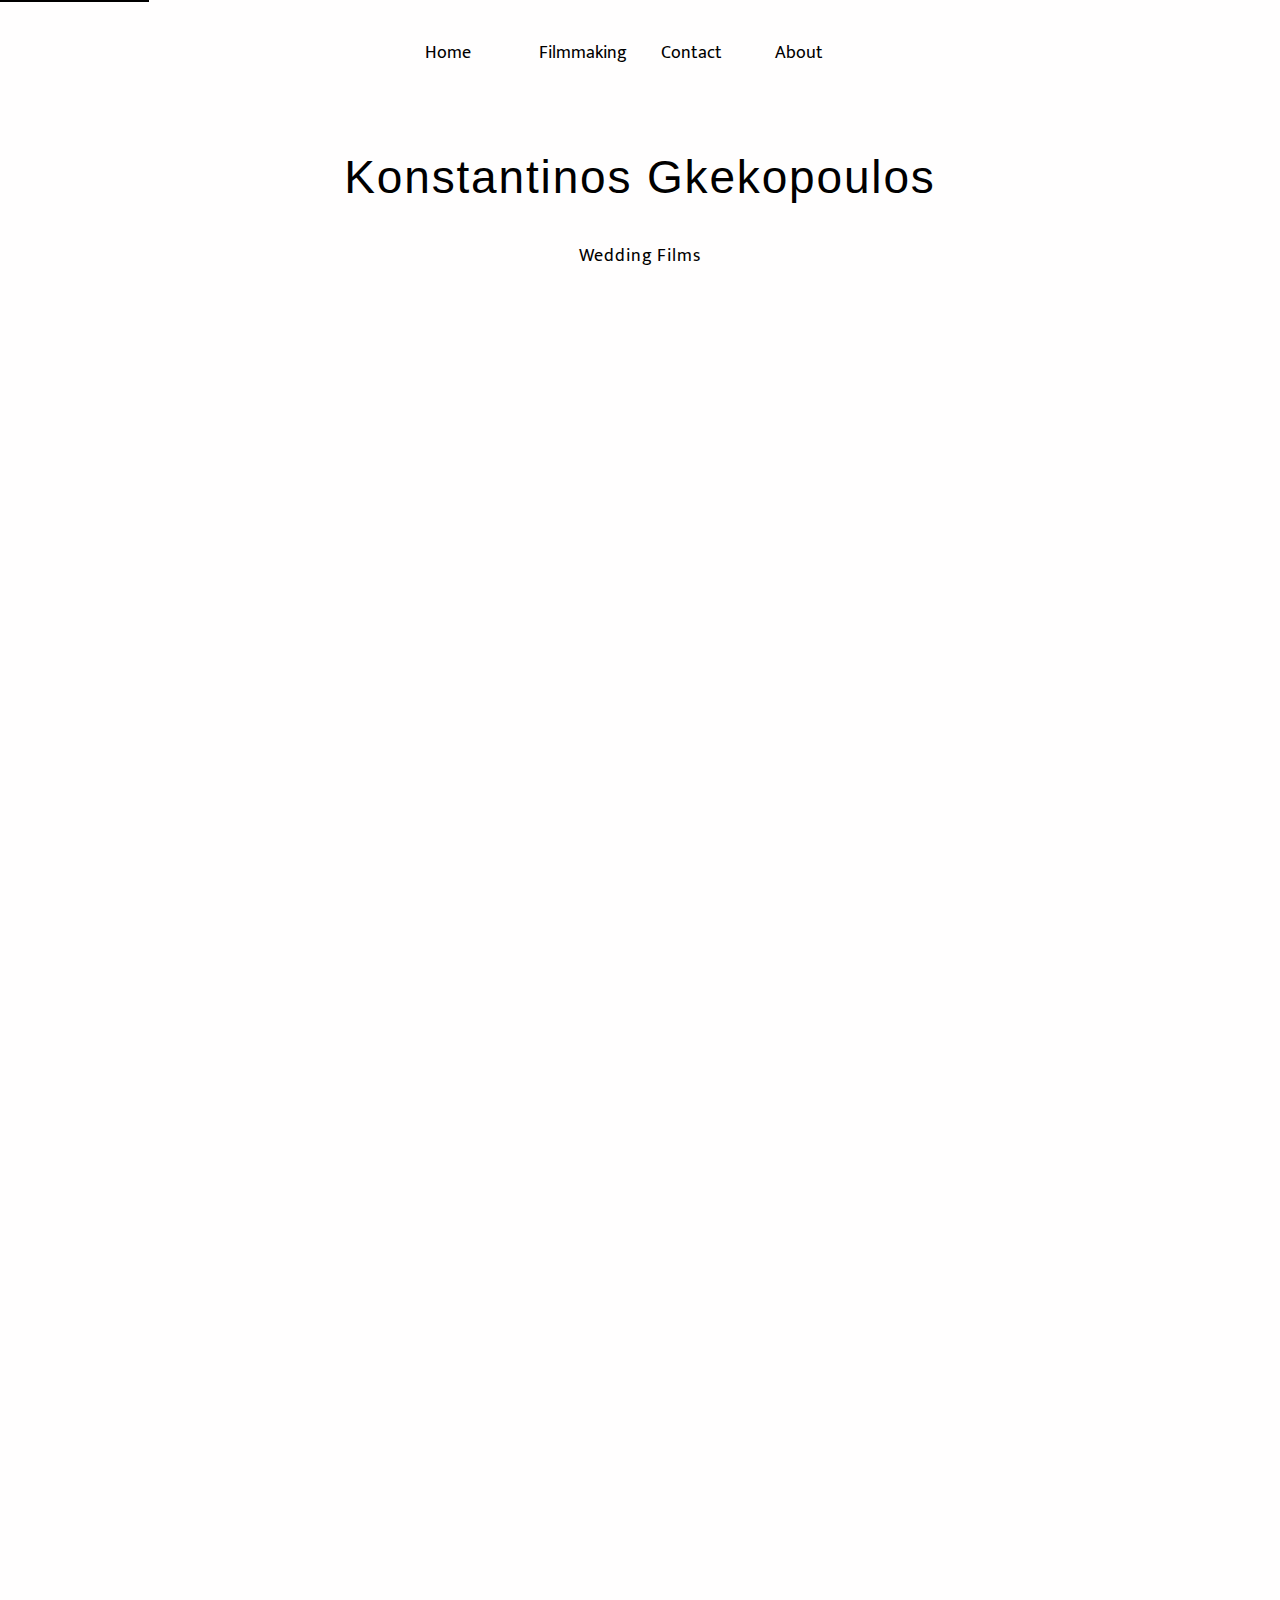
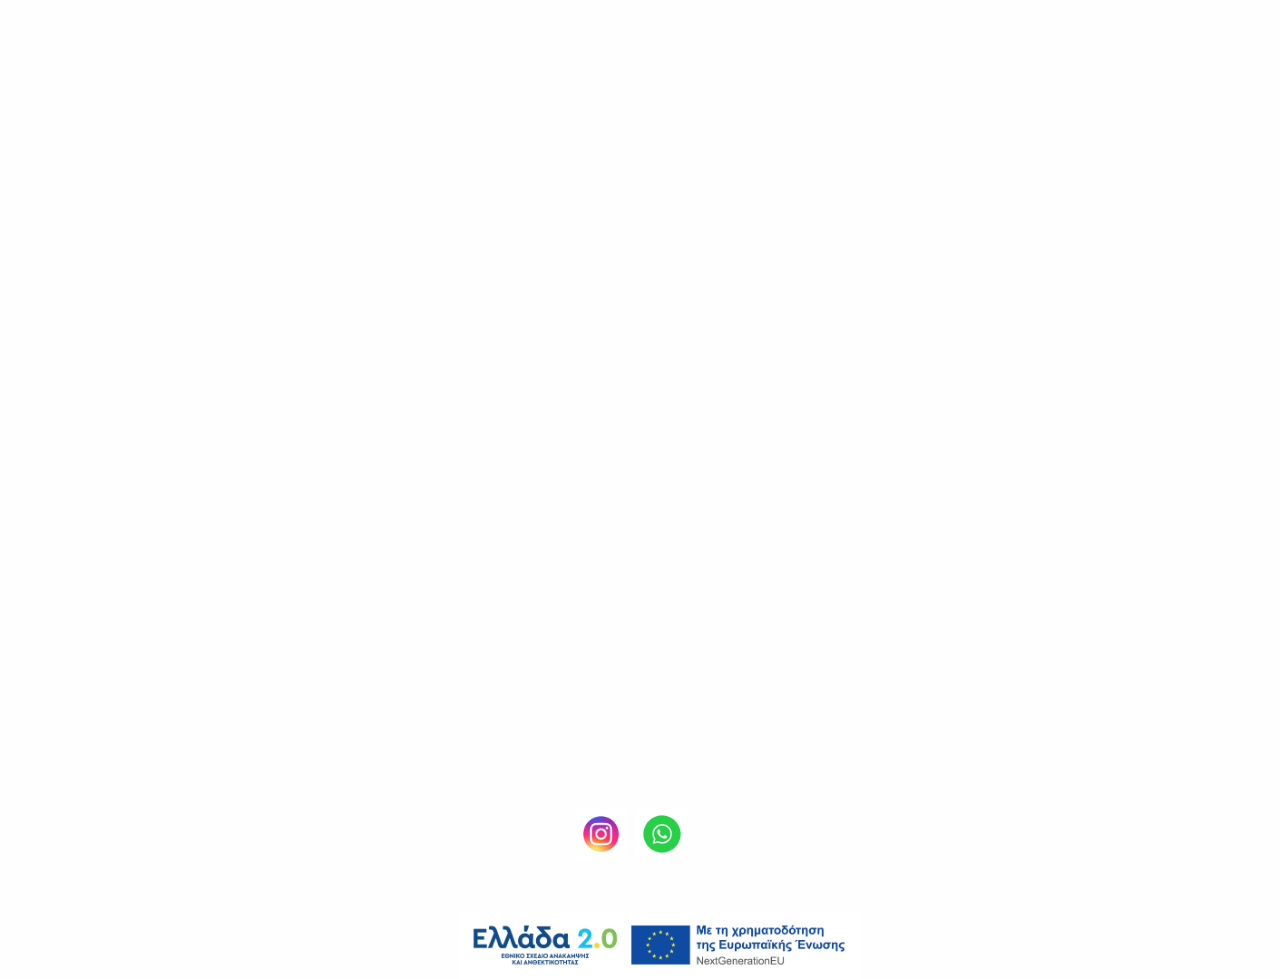
<file: fiilmmaking.html>
<!DOCTYPE html>
<html lang="en">
  <head>
    <meta charset="UTF-8">
    <title>Konstantinos Gkekopoulos - Wedding Photographer and Filmmaker</title>
    <meta http-equiv="Content-type" content="text/html;charset=UTF-8">
    <meta name="viewport" content="width=device-width, initial-scale=1">
    <meta name="description" content="Wedding filmmaking showcase by Konstantinos Gkekopoulos. Professional wedding films capturing emotional moments in Crete, Greece.">
    <meta name="generator" content="EverWeb 4.4.0 (3163)">
    <meta name="buildDate" content="Sunday, 14 September 2025">
    <meta property="og:url" content="http://www.gkonstantinos.com/fiilmmaking.html">
    <meta property="og:title" content="Konstantinos Gkekopoulos Wedding Photographer and Filmmaker">
    <link rel="stylesheet" href="ew_css/textstyles.css?3840674994">
    <link rel="stylesheet" href="ew_css/responsive.css?3840674994">
    <link rel="stylesheet" href="ew_css/globaltextstyles.css?3840674994">
    <link rel="stylesheet" href="https://fonts.googleapis.com/css?family=Mukta+Mahee&display=swap">
    <style>
      /* Skip navigation link for screen readers */
      .skip-link {
        position: absolute;
        top: -40px;
        left: 0;
        background: #000;
        color: white;
        padding: 8px;
        z-index: 10000;
        text-decoration: none;
      }
      .skip-link:focus {
        top: 0;
      }
      
      /* Focus styles for accessibility */
      a:focus, button:focus {
        outline: 2px solid #0075B9;
        outline-offset: 2px;
      }
      
      /* Improved contrast for navigation */
      #navmenu_menu6 ul li a:hover,
      #navmenu_menu6 ul li a:focus {
        color: #0075B9; /* Better contrast ratio */
      }
      
      a img {
        border: 0px;
      }

      body {
        background-color: #FFFEFE;
        margin: 0px auto;
        line-height: 1.6;
      }

      div.container {
        margin: 0px auto;
        width: 1000px;
        height: 2578px;
        background-color: #FFFEFE;
      }

      #shape_1_pos {
        top: 240.75px;
        left: 0px;
        width: 1000px;
        position: absolute;
        z-index: 1;
        height: 41px;
      }

      #shape_1 {
        width: 100%;
        height: 100%;
        min-height: 41px;
      }

      #shape_2_pos {
        top: 351px;
        left: 0px;
        width: 1000px;
        position: absolute;
        height: 594px;
        z-index: 2;
      }

      #shape_3_pos {
        top: 979.25px;
        left: 1px;
        width: 999px;
        position: absolute;
        height: 654px;
        z-index: 3;
      }

      #shape_4_pos {
        top: 151.75px;
        left: 0px;
        width: 1000px;
        position: absolute;
        z-index: 4;
        height: 69px;
      }

      #shape_4 {
        width: 100%;
        height: 100%;
        min-height: 69px;
      }

      #shape_5_pos {
        top: 1670.25px;
        left: 0px;
        width: 999px;
        position: absolute;
        height: 654px;
        z-index: 5;
      }

      #navmenu_menu6 ul>li>a {
        width: auto;
      }

      #navmenu_menu6 ul {
        margin: 0;
        padding: 0;
        list-style: none;
        position: relative;
      }

      #navmenu_menu6 ul li {
        margin: 0 34px 0 0;
        padding: 0;
        float: left;
        position: relative;
        min-width: 80px;
      }

      #navmenu_menu6 ul li a {
        display: block;
        margin: 0;
        padding: 0px;
        line-height: 30px;
        text-decoration: none;
        color: #000000;
        text-align: left;
      }

      #navmenu_menu6 ul li a:visited {
        text-decoration: none;
        color: #000000;
      }

      #navmenu_menu6 ul li a:hover {
        text-decoration: none;
        color: #0075B9; /* Improved contrast */
      }

      #navmenu_menu6 ul ul {
        z-index: 110006;
        display: none;
        position: absolute;
        left: 0;
        float: left;
        right: auto;
        padding-top: 2px;
      }

      #navmenu_menu6 ul ul li {
        left: auto;
        margin: 0;
        clear: left;
        float: left;
        width: 100%;
      }

      #navmenu_menu6 ul li:hover ul li a:hover {
        background: #0075B9;
        text-decoration: none;
        color: #FFFFFF; /* Improved contrast */
        float: left;
      }

      #navmenu_menu6 ul li.last ul {
        left: auto;
        right: 0;
      }

      #navmenu_menu6 ul li.last ul li {
        float: right;
        position: relative;
      }

      #navmenu_menu6 ul li:hover ul {
        display: block;
      }

      #navmenu_menu6 ul li:hover ul li a {
        background: #CBCBCB;
        text-decoration: none;
        color: #000000;
        padding-top: 0px;
        padding-bottom: 0px;
        border-bottom: 1px solid #000000;
        float: left;
        min-width: 80px;
        width: 100%;
        text-align: left;
        white-space: nowrap;
      }

      #navmenu_menu6 ul ul,
      .responsive-mobile-menu {
        max-height: 100dvh;
        overflow-y: auto;
        overflow-x: hidden;
      }

      .nav_background_0 {
        display: flex;
        flex: 1;
        justify-content: center;
        padding: 0;
      }

      #navmenu_menu6 {
        clear: both;
        float: left;
        height: 40px;
        margin: 0;
        padding: 0;
        font-family: 'MuktaMahee Regular', 'Mukta Mahee', 'Arial';
        font-size: 18px;
        top: 38px;
        left: 0px;
        width: 1000px;
        position: absolute;
        z-index: 10006;
        display: flex;
      }

      #shape_7_pos {
        top: 2510.75px;
        left: 319px;
        width: 400px;
        position: absolute;
        z-index: 7;
        height: 68px;
      }

      #shape_7 {
        opacity: 1.00;
        background-size: 100% 100%;
        background-repeat: no-repeat;
        background-position: center center;
        width: 100%;
        height: 100%;
        min-height: 68px;
        display: flex;
        overflow: hidden;
        justify-content: center;
        align-items: center;
      }

      #shape_8_pos {
        top: 2408.75px;
        left: 497px;
        width: 50px;
        position: absolute;
        z-index: 8;
        height: 50px;
      }

      #shape_8 {
        opacity: 1.00;
        background-size: 100% 100%;
        background-repeat: no-repeat;
        background-position: center center;
        width: 100%;
        height: 100%;
        min-height: 50px;
        display: flex;
        overflow: hidden;
        justify-content: center;
        align-items: center;
      }

      #shape_9_pos {
        top: 2408.75px;
        left: 436px;
        width: 50px;
        position: absolute;
        z-index: 9;
        height: 50px;
      }

      #shape_9 {
        opacity: 1.00;
        background-size: 100% 100%;
        background-repeat: no-repeat;
        background-position: center center;
        width: 100%;
        height: 100%;
        min-height: 50px;
        display: flex;
        overflow: hidden;
        justify-content: center;
        align-items: center;
      }
      
      /* High contrast mode support */
      @media (prefers-contrast: high) {
        #navmenu_menu6 ul li a {
          border: 1px solid;
        }
      }
      
      /* Reduced motion support */
      @media (prefers-reduced-motion: reduce) {
        * {
          animation-duration: 0.01ms !important;
          animation-iteration-count: 1 !important;
          transition-duration: 0.01ms !important;
          scroll-behavior: auto !important;
        }
      }
    </style>
  </head>
  <body>
    <a href="#main-content" class="skip-link">Skip to main content</a>
    <div class="container" style="height:2578px">
      <header role="banner">
        <div style="position:relative">
          <nav class="ewnavmenu" id="navmenu_menu6" aria-label="Main navigation">
            <div class="nav_background_0">
              <ul id="navigation_menu0">
                <li>
                  <a class="main item0" href="index.html" data-linkuuid="E9A161F6ED0743FD8BC1FFE349CB5C44">Home</a>
                </li>
                <li class="ew-current-page">
                  <a class="main item1" href="fiilmmaking.html" data-linkuuid="D19C438791164BCA8CE1C405D2CD66BD" aria-current="page">Filmmaking</a>
                </li>
                <li>
                  <a class="main item2" href="contact.html" data-linkuuid="83885C8EA22C48F69250FA935283DA09">Contact</a>
                </li>
                <li style='margin-right:0px;' class="last ">
                  <a class="main item3" href="about.html" data-linkuuid="2BE2C397C6CF47838BEACE122A3DFFCB">About</a>
                </li>
              </ul>
            </div>
          </nav>
        </div>
      </header>
      
      <main id="main-content" tabindex="-1">
        <div class="content" data-minheight="1000">
          <div style="position:relative">
            <div id="shape_1_pos">
              <div id="shape_1">
                <div class="ewblock-overlay-text" style="position:relative;left:0;top:0;width:100%;height:fit-content;z-index:2">
                  <div class="paraWrap" style="padding: 0px 2.16px 0px 2.16px; ">
                    <h2 class="para1">
                      <span style="line-height: 30px;font-size: 18px;font-family: 'MuktaMahee Regular','Mukta Mahee';letter-spacing: 0.05em" class="ewgsStyle1">Wedding Films</span>
                    </h2>
                  </div>
                </div>
              </div>
            </div>
          </div>
          <div style="position:relative">
            <div id="shape_2_pos">
              <div id="shape_2" class="shape_2">
                <!--1000-->
                <iframe width="1000" height="594" src="https://www.youtube.com/embed/vlNuu8vGErs?wmode=transparent&rel=0&start=" frameborder="0" allowfullscreen title="Wedding Film Example 1 - Emotional ceremony moments"></iframe>
              </div>
            </div>
          </div>
          <div style="position:relative">
            <div id="shape_3_pos">
              <div id="shape_3" class="shape_3">
                <!--999-->
                <iframe width="999" height="654" src="https://www.youtube.com/embed/ffjp0kbmS0c?wmode=transparent&rel=0&start=" frameborder="0" allowfullscreen title="Wedding Film Example 2 - Reception and celebration"></iframe>
              </div>
            </div>
          </div>
          <div style="position:relative">
            <div id="shape_4_pos">
              <div id="shape_4">
                <div class="ewblock-overlay-text" style="position:relative;left:0;top:0;width:100%;height:fit-content;z-index:5">
                  <div class="paraWrap" style="padding: 0px 2.16px 0px 2.16px; ">
                    <h1 class="para1">
                      <span style="line-height: 51.84px;font-size: 46px;font-family: 'Lucida Grande',sans-serif;letter-spacing: 0.04em" class="ewgsStyle1">Konstantinos Gkekopoulos</span>
                    </h1>
                  </div>
                </div>
              </div>
            </div>
          </div>
          <div style="position:relative">
            <div id="shape_5_pos">
              <div id="shape_5" class="shape_5">
                <!--999-->
                <iframe width="999" height="654" src="https://www.youtube.com/embed/g5g_8whNUqE?wmode=transparent&rel=0&start=" frameborder="0" allowfullscreen title="Wedding Film Example 3 - Couple portrait session"></iframe>
              </div>
            </div>
          </div>
        </div>
      </main>
      
      <footer role="contentinfo" data-top='2324' data-height='254'>
        <div style="position:relative">
          <div id="shape_7_pos">
            <a href="https://greece20.gov.gr/" target="_blank" class="outerlink">
              <div id="shape_7">
                <img src="images/fiilmmaking/banner.jpg?3840674490" height="100%" width="100%" style="object-fit:fill;height:68px;width: 400px;display: block;vertical-align:top;" alt="Greece 20 Government Initiative" srcset="images/fiilmmaking/banner.jpg?3840674490 1x, images/fiilmmaking/banner@2x.jpg?3840674490 2x">
              </div>
            </a>
          </div>
        </div>
        <div style="position:relative">
          <div id="shape_8_pos">
            <a href="https://wa.me/%2B306976519440" target="_blank" class="outerlink" aria-label="Contact via WhatsApp">
              <div id="shape_8">
                <img src="images/fiilmmaking/- 1.jpg?3840674490" height="100%" width="100%" style="object-fit:fill;height:50px;width: 50px;display: block;vertical-align:top;" alt="WhatsApp icon" srcset="images/fiilmmaking/-%201.jpg?3840674490 1x, images/fiilmmaking/-%201@2x.jpg?3840674490 2x">
              </div>
            </a>
          </div>
        </div>
        <div style="position:relative">
          <div id="shape_9_pos">
            <a href="https://www.instagram.com/konstantinos_gkekopoulos" target="_blank" class="outerlink" aria-label="Follow on Instagram">
              <div id="shape_9">
                <img src="images/fiilmmaking/- 4.jpg?3840674490" height="100%" width="100%" style="object-fit:fill;height:50px;width: 50px;display: block;vertical-align:top;" alt="Instagram icon" srcset="images/fiilmmaking/-%204.jpg?3840674490 1x, images/fiilmmaking/-%204@2x.jpg?3840674490 2x">
              </div>
            </a>
          </div>
        </div>
      </footer>
    </div>
    
    <script>
      // Add visually hidden class for screen readers
      document.addEventListener('DOMContentLoaded', function() {
        const style = document.createElement('style');
        style.textContent = `
          .visually-hidden {
            position: absolute;
            width: 1px;
            height: 1px;
            padding: 0;
            margin: -1px;
            overflow: hidden;
            clip: rect(0, 0, 0, 0);
            white-space: nowrap;
            border: 0;
          }
        `;
        document.head.appendChild(style);
      });
    </script>
  </body>
</html>
</file>
<file: ew_css/textstyles.css>
.para1{font-size: 0; text-align:center; padding-bottom:11px; margin-top:0px; padding-top:0px;}
.para2{font-size: 0; text-align:left; padding-bottom:12px; margin-top:0px; padding-top:0px;}
.Style3{font-family:  'MuktaMahee Regular', 'Mukta Mahee' ;
 font-size: 20px; 
 font-weight:700; 
 letter-spacing: 0.06em; 
 word-wrap: break-word;}
.Style4{font-family:  'MuktaMahee Regular', 'Mukta Mahee' ;
 font-size: 20px; 
 font-weight:700; 
 margin:0;
 letter-spacing: 0.06em; 
 word-wrap: break-word;}
.Style5{font-family:  'MuktaMahee Regular', 'Mukta Mahee' ;
 font-size: 20px; 
 font-weight:normal; 
 letter-spacing: 0.06em; 
 word-wrap: break-word;}
.Style6{font-family:  'MuktaMahee Regular', 'Mukta Mahee' ;
 font-size: 20px; 
 font-weight:normal; 
 margin:0;
 letter-spacing: 0.06em; 
 word-wrap: break-word;}
.Style7{font-family:  'MuktaMahee Regular', 'Mukta Mahee' ;
 font-size: 20px; 
 font-weight:normal; 
 font-style: italic;
 letter-spacing: 0.06em; 
 word-wrap: break-word;}
a.outerlink{text-decoration:none}
.animhidden{opacity: 0}
.animvisible{opacity: 1}
div.animated{height: 100%;width: 100%;}
div.ew-animation-effect{height: 100%;width: 100%;}
.ew-shape-border{top:0;left:0;height:100%;width:100%;position:absolute;overflow:visible;pointer-events:none;}
.ew-sb-hidden{display:none}
.ew-sb-pinned{position: fixed;z-index: 100000 !important;}
</file>
<file: ew_css/responsive.css>
@media screen and (max-width: 575px) and (min-width: 0px) {
  /* mobile */
  .mbl-hide {
  	display:none !important;
  }
  
}

@media screen and (max-width: 768px) and (min-width: 575px) {
  /* tablet */
   .tblt-hide {
  	display:none !important;
  }
  
}


@media screen and (max-width: 991px) and (min-width: 768px) {
  /* desktop */
   .dsk-hide {
  	display:none !important;
  }
  
}


@media screen and (min-width: 991px) {
 /* wide desktop */
   .wddsk-hide {
  	display:none !important;
  }

}

.ew-video-dim {
	margin: 0 auto;
}
.ew-video-responsive{
	overflow:hidden;
	padding-bottom:56.25%;
	position:relative;
	height:0;
}
.ew-video-responsive iframe, .ew-video-responsive object, .ew-video-responsive embed {
	left:0;
	top:0;
	height:100%;
	width:100%;
	position:absolute;
}
</file>
<file: ew_css/globaltextstyles.css>
.ewgsStyle1{
font-family: 'Arial',sans-serif;
font-size: 12px; 
font-weight:normal; 
text-decoration: none;
color: #000000;
background-color: transparent;
word-wrap: break-word;
}
.ewgsStyle2{
font-family: 'Arial',sans-serif;
font-size: 10px; 
font-weight:normal; 
text-decoration: none;
color: #D5D5D5;
background-color: transparent;
word-wrap: break-word;
}
.ewgsStyle3{
font-family: 'Arial',sans-serif;
font-size: 24px; 
font-weight:700; 
text-decoration: none;
color: #000000;
background-color: transparent;
word-wrap: break-word;
}
.ewgsStyle4{
font-family: 'Arial',sans-serif;
font-size: 22px; 
font-weight:700; 
text-decoration: none;
color: #000000;
background-color: transparent;
word-wrap: break-word;
}
.ewgsStyle5{
font-family: 'Arial',sans-serif;
font-size: 20px; 
font-weight:normal; 
text-decoration: none;
color: #000000;
background-color: transparent;
word-wrap: break-word;
}
.ewgsStyle6{
font-family: 'Arial',sans-serif;
font-size: 18px; 
font-weight:normal; 
text-decoration: none;
color: #000000;
background-color: transparent;
word-wrap: break-word;
}
.ewgsStyle7{
font-family: 'Arial',sans-serif;
font-size: 16px; 
font-weight:normal; 
text-decoration: none;
color: #000000;
background-color: transparent;
word-wrap: break-word;
}
.ewgsStyle8{
font-family: 'Arial',sans-serif;
font-size: 14px; 
font-weight:normal; 
text-decoration: none;
color: #000000;
background-color: transparent;
word-wrap: break-word;
}
.ewgsStyle9{
font-family: 'Arial',sans-serif;
font-size: 12px; 
font-weight:normal; 
text-decoration: none;
color: #000000;
background-color: transparent;
word-wrap: break-word;
}
.ewgsStyle10{
font-family: 'Arial',sans-serif;
font-size: 12px; 
font-weight:700; 
text-decoration: none;
color: #D71E00;
background-color: #FEFC9B; 
word-wrap: break-word;
}
.ewgsStyle11{
font-family: 'Arial',sans-serif;
font-size: 10px; 
font-weight:normal; 
text-decoration: none;
color: #000000;
background-color: transparent;
word-wrap: break-word;
}
</file>
<file: ew_css/ew_contactform.css>
/* Forms styles */
.ew_cf label
{
    float: left;
    display: block;
    width: 100%;
}
.ew_cf input[type="text"],.ew_cf input[type="tel"],.ew_cf input[type="email"], .ew_cf select, .ew_cf textarea {
    width: 94%;
    outline: none;
    -webkit-border-radius: 4px;
    -moz-border-radius: 4px;
    border-radius: 4px;
    padding: 3%;
    border: 1px solid #BBB;
    -webkit-transition: -webkit-box-shadow 0.6s ease-out;
    -moz-transition: -moz-box-shadow 0.6s ease-out;
    -o-transition: box-shadow 0.6s ease-out;
    transition: box-shadow 0.6s ease-out;
}
.ew_cf select
{
    width: 160px;
}
.ew_cf textarea
{
    height: 60px;
}
.ew_cf input:hover, .ew_cf select:hover, .ew_cf textarea:hover {
    -moz-box-shadow: 0px 0px 3px #02cde8;
    -webkit-box-shadow: 0px 0px 3px #02cde8;
    box-shadow: 0px 0px 3px #02cde8;
}
.ew_cf input:focus, .ew_cf select:focus, .ew_cf textarea:focus {
    -moz-box-shadow: 0px 0px 6px #02cde8;
    -webkit-box-shadow: 0px 0px 6px #02cde8;
    box-shadow: 0px 0px 6px #02cde8;
}
.ew_cf .error {
    color: red;
}
.ew_cf button
{
    float: right;
    margin-right: 5%;
    padding: 6px 12px;

}
/* end of Forms style */
</file>
